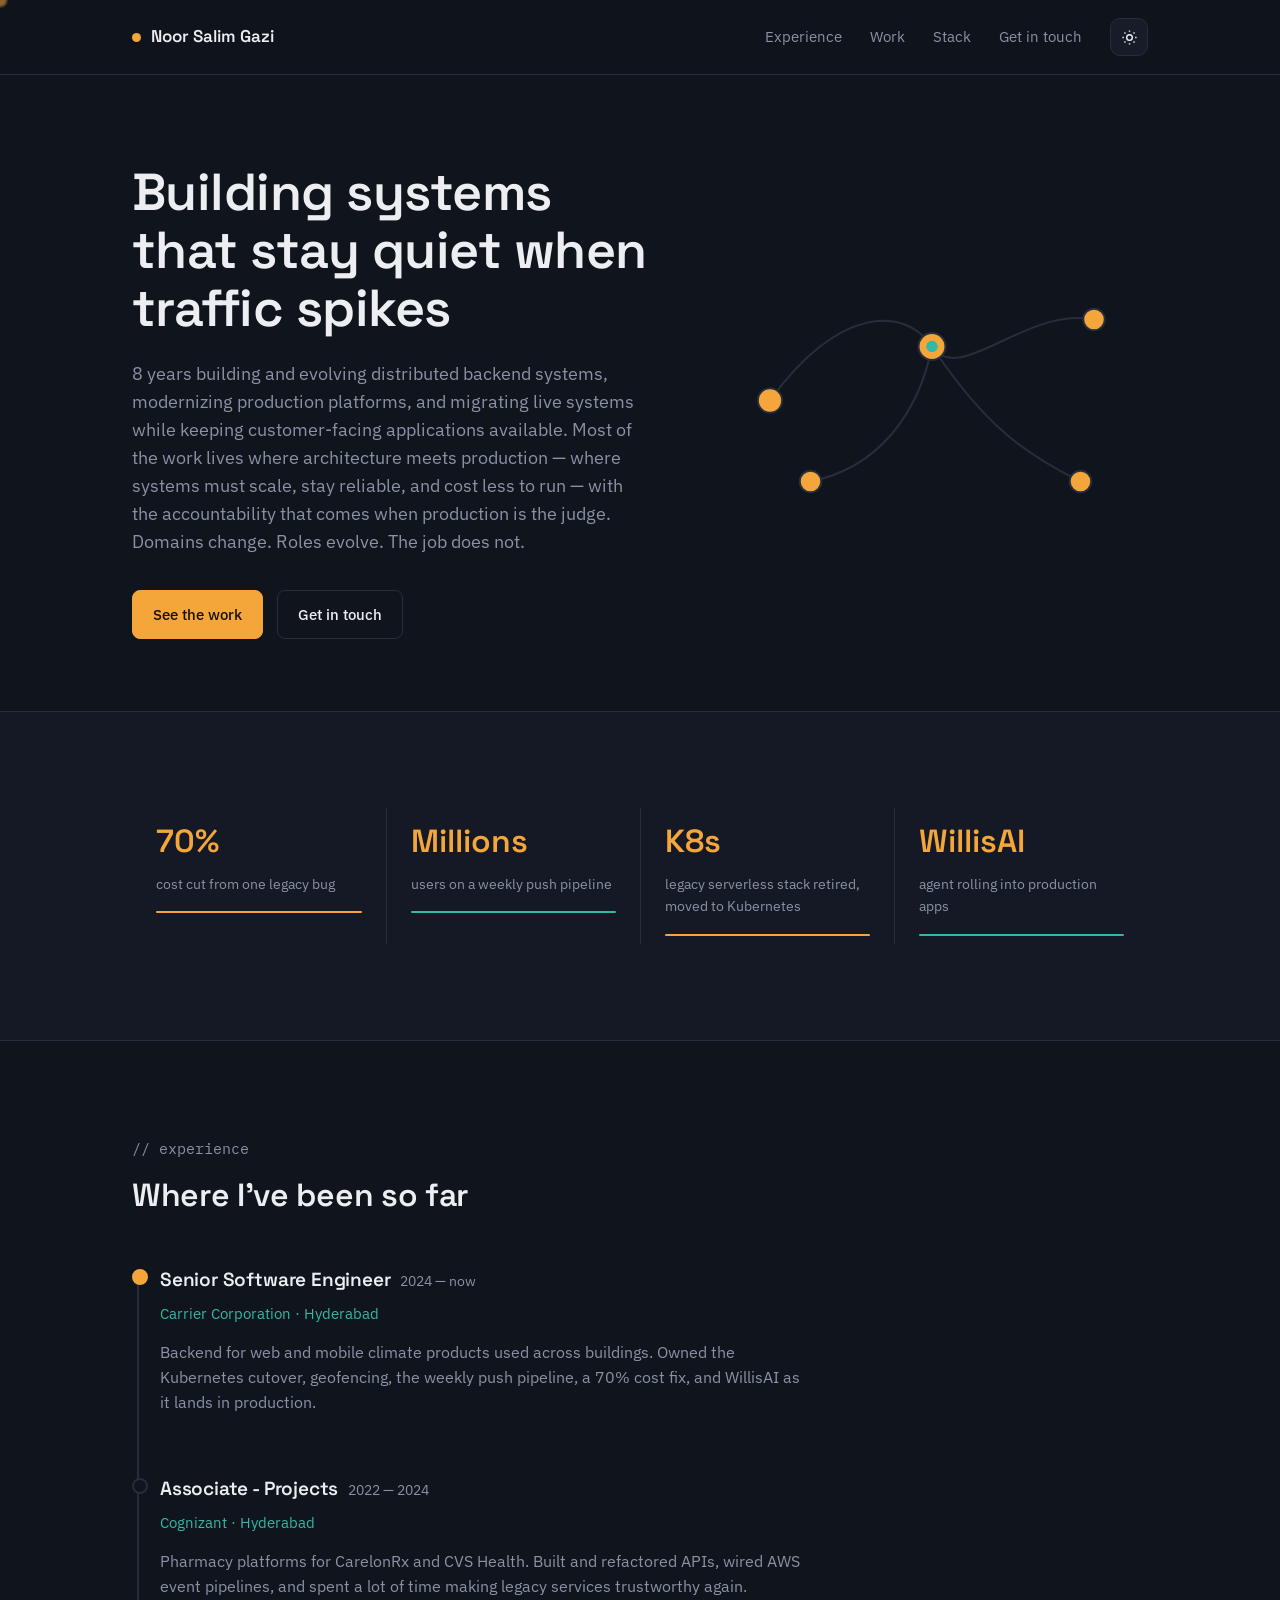
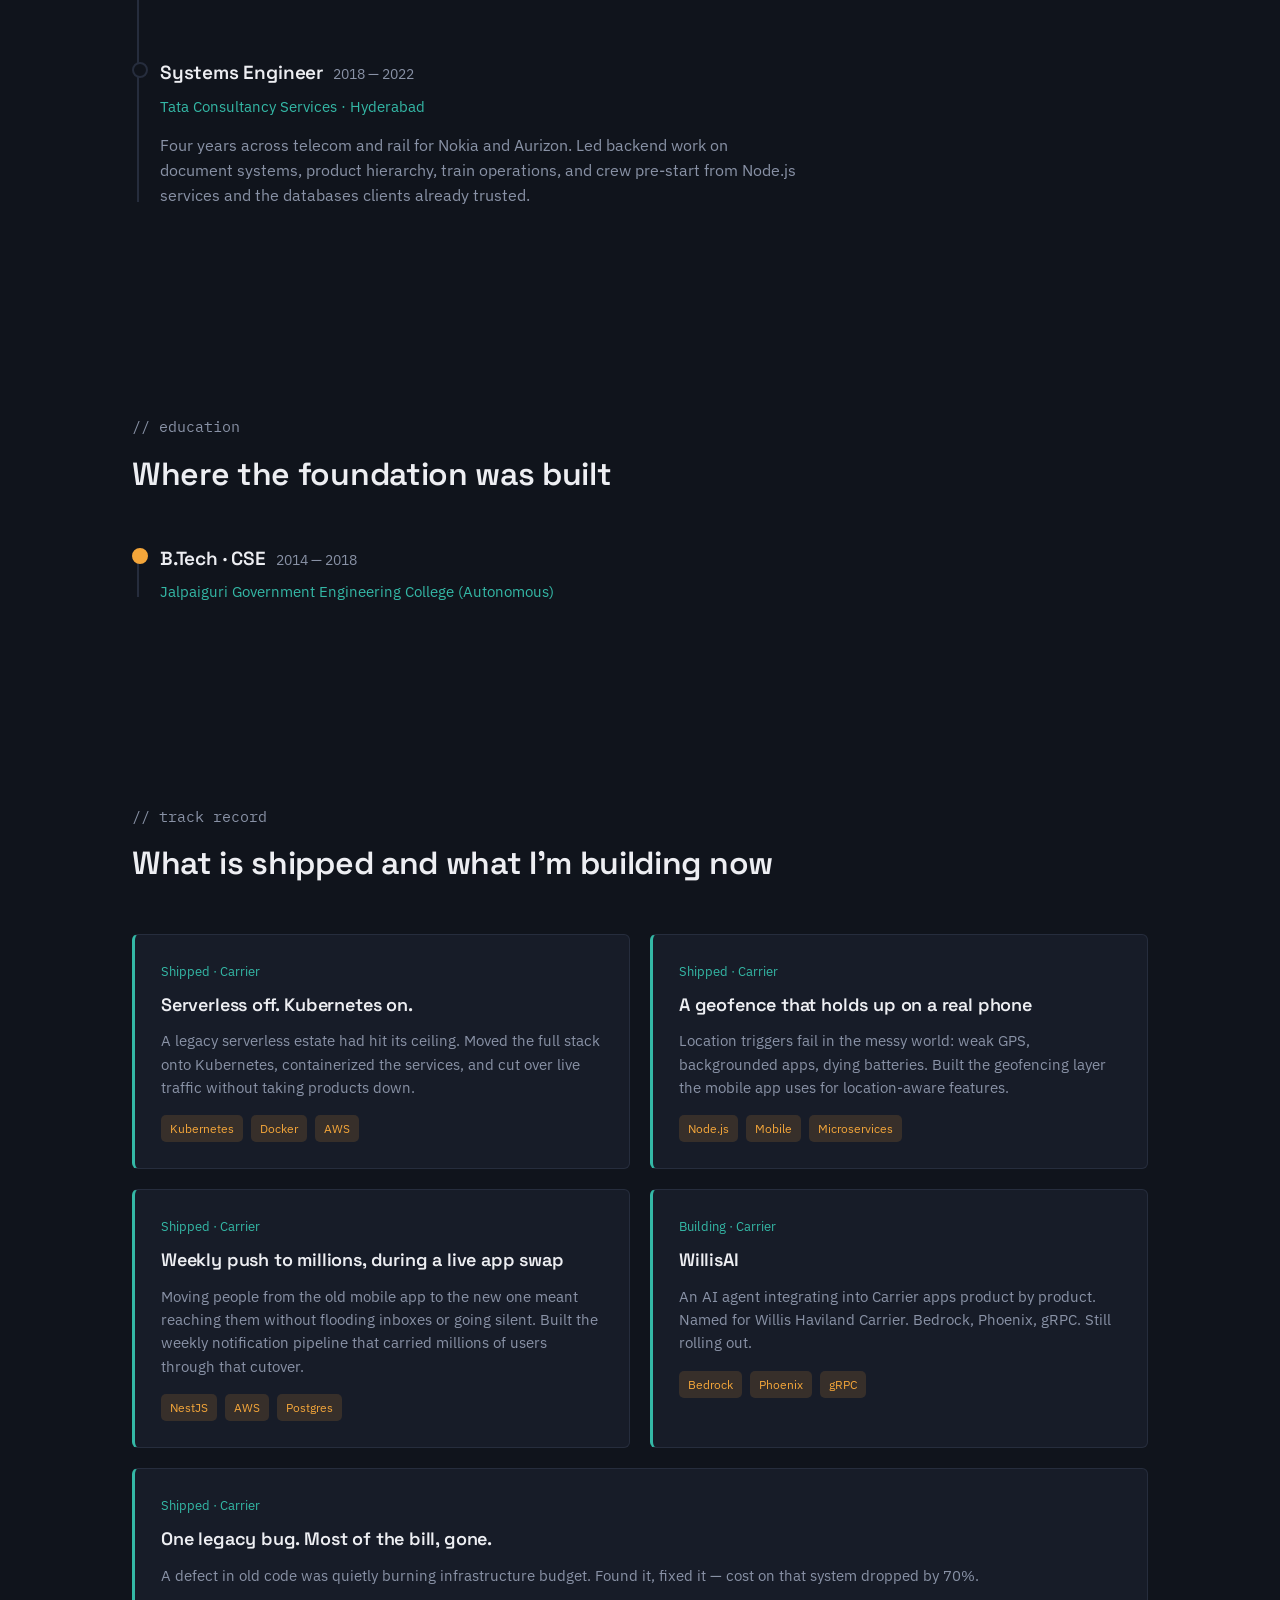
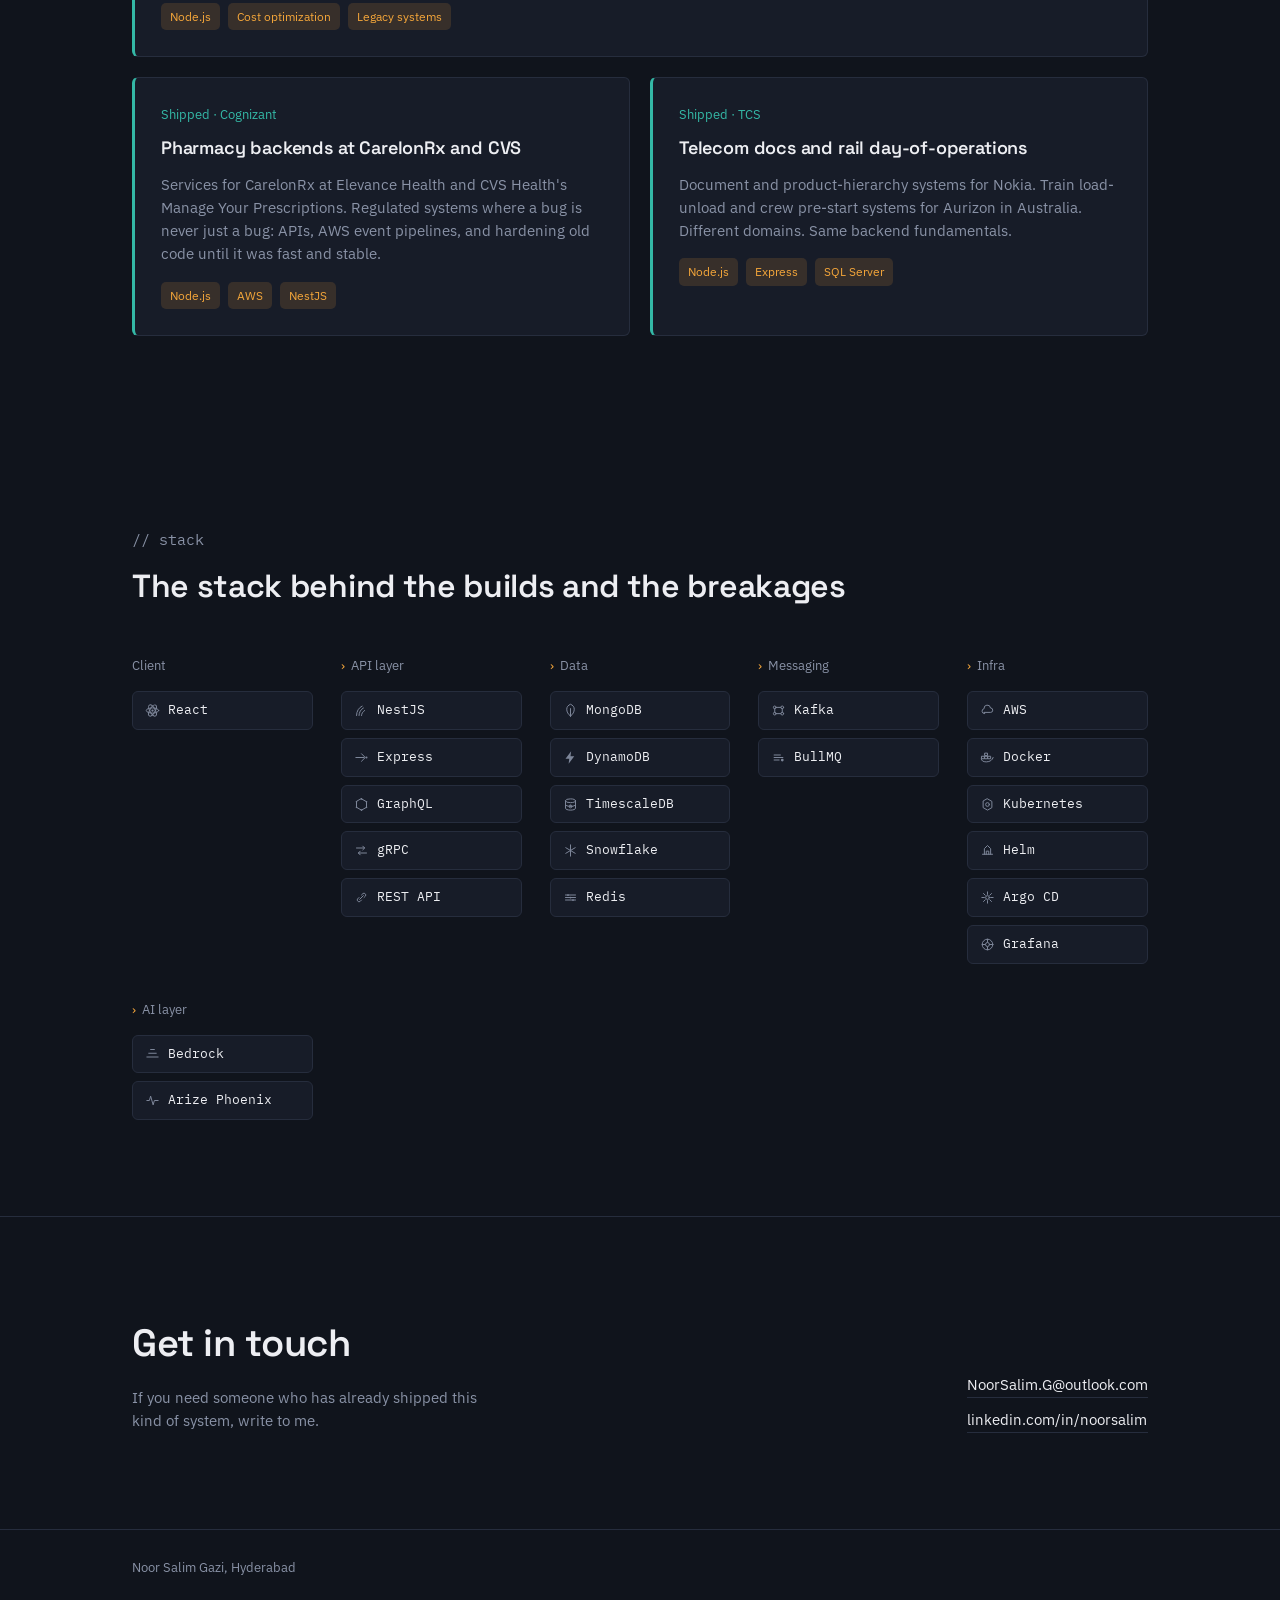
<file: v1/index.html>
<!doctype html>
<html lang="en" data-theme="dark">
  <head>
    <meta charset="UTF-8" />
    <meta name="viewport" content="width=device-width, initial-scale=1.0" />
    <title>Noor Salim - Senior Software Engineer</title>
    <link rel="preconnect" href="https://fonts.googleapis.com" />
    <link rel="preconnect" href="https://fonts.gstatic.com" crossorigin />
    <link
      href="https://fonts.googleapis.com/css2?family=Space+Grotesk:wght@400;500;600;700&family=IBM+Plex+Sans:wght@400;500;600&family=IBM+Plex+Mono:wght@400;500&display=swap"
      rel="stylesheet"
    />
    <style>
      :root[data-theme="dark"] {
        --bg: #10141c;
        --bg-alt: #141925;
        --surface: #171c28;
        --border: #262d3d;
        --text: #edeef2;
        --text-muted: #8992a6;
        --accent: #f4a63a;
        --accent-soft: rgba(244, 166, 58, 0.14);
        --accent2: #34b8a6;
        --accent2-soft: rgba(52, 184, 166, 0.14);
        --shadow: 0 1px 0 rgba(255, 255, 255, 0.03) inset;
      }
      :root[data-theme="light"] {
        --bg: #f2f3f6;
        --bg-alt: #ffffff;
        --surface: #ffffff;
        --border: #dee1e8;
        --text: #12141c;
        --text-muted: #5a6178;
        --accent: #d97f14;
        --accent-soft: rgba(217, 127, 20, 0.12);
        --accent2: #188a7b;
        --accent2-soft: rgba(24, 138, 123, 0.12);
        --shadow: 0 1px 0 rgba(0, 0, 0, 0.02) inset;
      }
      * {
        box-sizing: border-box;
      }
      html {
        scroll-behavior: smooth;
      }
      body {
        margin: 0;
        background: var(--bg);
        color: var(--text);
        font-family: "IBM Plex Sans", sans-serif;
        font-size: 16px;
        line-height: 1.6;
        transition:
          background 0.35s ease,
          color 0.35s ease;
      }
      h1,
      h2,
      h3 {
        font-family: "Space Grotesk", sans-serif;
        margin: 0;
        letter-spacing: -0.01em;
      }
      .mono {
        font-family: "IBM Plex Mono", monospace;
      }
      a {
        color: inherit;
      }
      .wrap {
        max-width: 1080px;
        margin: 0 auto;
        padding: 0 32px;
      }
      section {
        padding: 96px 0;
      }
      @media (max-width: 640px) {
        section {
          padding: 64px 0;
        }
        .wrap {
          padding: 0 20px;
        }
      }

      /* cursor trail — desktop / hover-capable only, respects reduced motion */
      #trail {
        position: fixed;
        width: 14px;
        height: 14px;
        border-radius: 50%;
        background: var(--accent);
        opacity: 0.55;
        pointer-events: none;
        z-index: 999;
        transform: translate(-50%, -50%);
        filter: blur(1px);
        transition: background 0.35s ease;
      }
      @media (hover: none) {
        #trail {
          display: none;
        }
      }

      /* header */
      header {
        position: sticky;
        top: 0;
        z-index: 50;
        backdrop-filter: blur(8px);
        background: color-mix(in srgb, var(--bg) 82%, transparent);
        border-bottom: 1px solid var(--border);
      }
      header .wrap {
        display: flex;
        align-items: center;
        justify-content: space-between;
        padding-top: 18px;
        padding-bottom: 18px;
      }
      .brand {
        display: flex;
        align-items: center;
        gap: 10px;
        font-family: "Space Grotesk", sans-serif;
        font-weight: 600;
        font-size: 17px;
      }
      .brand .dot {
        width: 9px;
        height: 9px;
        border-radius: 50%;
        background: var(--accent);
      }
      nav {
        display: flex;
        align-items: center;
        gap: 28px;
      }
      nav a {
        text-decoration: none;
        color: var(--text-muted);
        font-size: 14.5px;
      }
      nav a:hover {
        color: var(--text);
      }
      @media (max-width: 640px) {
        nav a {
          display: none;
        }
        nav {
          gap: 12px;
        }
      }
      #themeToggle {
        width: 38px;
        height: 38px;
        border-radius: 10px;
        border: 1px solid var(--border);
        background: var(--surface);
        color: var(--text);
        cursor: pointer;
        display: flex;
        align-items: center;
        justify-content: center;
      }
      #themeToggle svg {
        width: 17px;
        height: 17px;
      }

      /* hero */
      .hero {
        padding-top: 88px;
        padding-bottom: 72px;
      }
      .hero-grid {
        display: grid;
        grid-template-columns: 1.1fr 0.9fr;
        gap: 56px;
        align-items: center;
      }
      @media (max-width: 860px) {
        .hero-grid {
          grid-template-columns: 1fr;
        }
      }
      .hero h1 {
        font-size: clamp(34px, 5vw, 52px);
        font-weight: 600;
        line-height: 1.12;
      }
      .hero p.lede {
        color: var(--text-muted);
        font-size: 17.5px;
        max-width: 46ch;
        margin-top: 22px;
      }
      .hero .ctas {
        display: flex;
        gap: 14px;
        margin-top: 34px;
      }
      .btn {
        font-family: "IBM Plex Sans", sans-serif;
        font-size: 14.5px;
        font-weight: 500;
        padding: 12px 20px;
        border-radius: 8px;
        text-decoration: none;
        display: inline-block;
        border: 1px solid var(--border);
        transition:
          transform 0.15s ease,
          border-color 0.15s ease;
      }
      .btn.primary {
        background: var(--accent);
        border-color: var(--accent);
        color: #181103;
      }
      .btn.ghost {
        background: transparent;
        color: var(--text);
      }
      .btn:hover {
        transform: translateY(-1px);
      }

      /* hero signal graphic */
      .signal-box {
        position: relative;
      }
      .signal-box svg {
        width: 100%;
        height: auto;
        display: block;
      }
      .node {
        fill: var(--surface);
        stroke: var(--border);
        stroke-width: 1.5;
      }
      .node.on {
        fill: var(--accent);
      }
      .node2.on {
        fill: var(--accent2);
      }
      .link {
        stroke: var(--border);
        stroke-width: 1.5;
        fill: none;
      }
      .pulse {
        fill: var(--accent2);
      }
      @media (prefers-reduced-motion: no-preference) {
        .node.seq {
          animation: lightUp 0.6s ease forwards;
        }
      }
      @keyframes lightUp {
        from {
          fill: var(--surface);
        }
        to {
          fill: var(--accent);
        }
      }

      /* impact strip */
      .impact {
        border-top: 1px solid var(--border);
        border-bottom: 1px solid var(--border);
        background: var(--bg-alt);
      }
      .impact-grid {
        display: grid;
        grid-template-columns: repeat(4, 1fr);
        gap: 0;
      }
      @media (max-width: 760px) {
        .impact-grid {
          grid-template-columns: 1fr 1fr;
        }
      }
      .impact-item {
        padding: 8px 24px;
        border-left: 1px solid var(--border);
      }
      .impact-item:first-child {
        border-left: none;
      }
      @media (max-width: 760px) {
        .impact-item {
          border-left: none;
          border-top: 1px solid var(--border);
          padding-top: 24px;
        }
        .impact-item:nth-child(odd) {
          padding-left: 0;
        }
      }
      .impact-item .num {
        font-family: "Space Grotesk", sans-serif;
        font-size: 32px;
        font-weight: 600;
        color: var(--accent);
      }
      .impact-item .lbl {
        color: var(--text-muted);
        font-size: 14px;
        margin-top: 6px;
      }
      .impact-item .meter {
        height: 2px;
        background: var(--border);
        margin-top: 16px;
        border-radius: 2px;
        overflow: hidden;
      }
      .impact-item .meter span {
        display: block;
        height: 100%;
        width: 0%;
        background: var(--accent);
        transition: width 1.1s cubic-bezier(0.16, 0.8, 0.24, 1);
      }
      .impact-item:nth-child(even) .meter span {
        background: var(--accent2);
      }
      .impact.in-view .meter span {
        width: 100%;
      }
      @media (prefers-reduced-motion: reduce) {
        .impact-item .meter span {
          transition: none;
          width: 100%;
        }
      }

      /* section headings */
      .kicker {
        color: var(--text-muted);
        font-size: 14.5px;
        margin-bottom: 10px;
      }
      .section-head {
        margin-bottom: 44px;
      }
      .section-head h2 {
        font-size: clamp(24px, 3.2vw, 32px);
        font-weight: 600;
      }

      /* experience — signal-line timeline (legit sequence) */
      .timeline {
        position: relative;
        padding-left: 28px;
      }
      .timeline::before {
        content: "";
        position: absolute;
        left: 5px;
        top: 6px;
        bottom: 6px;
        width: 2px;
        background: var(--border);
      }
      .timeline::after {
        content: "";
        position: absolute;
        left: 5px;
        top: 6px;
        width: 2px;
        height: var(--tl-progress, 0%);
        background: var(--accent2);
        transition: height 0.15s linear;
      }
      .tl-item {
        position: relative;
        padding-bottom: 44px;
      }
      .tl-item:last-child {
        padding-bottom: 0;
      }
      .tl-item::before {
        content: "";
        position: absolute;
        left: -28px;
        top: 4px;
        width: 12px;
        height: 12px;
        border-radius: 50%;
        background: var(--bg);
        border: 2px solid var(--border);
        transition:
          border-color 0.4s ease,
          background 0.4s ease;
      }
      .tl-item.current::before {
        background: var(--accent);
        border-color: var(--accent);
      }
      .tl-item.lit::before {
        border-color: var(--accent2);
      }
      @media (prefers-reduced-motion: reduce) {
        .timeline::after {
          transition: none;
        }
        .tl-item::before {
          transition: none;
        }
      }
      .tl-role {
        display: flex;
        flex-wrap: wrap;
        align-items: baseline;
        gap: 10px;
        margin-bottom: 6px;
      }
      .tl-role h3 {
        font-size: 19px;
        font-weight: 600;
      }
      .tl-period {
        font-size: 13.5px;
        color: var(--text-muted);
      }
      .tl-org {
        color: var(--accent2);
        font-size: 14.5px;
        margin-bottom: 10px;
      }
      .tl-desc {
        color: var(--text-muted);
        max-width: 64ch;
        font-size: 15.5px;
      }

      /* work grid */
      .work-grid {
        display: grid;
        grid-template-columns: repeat(2, 1fr);
        gap: 20px;
      }
      @media (max-width: 760px) {
        .work-grid {
          grid-template-columns: 1fr;
        }
      }
      .card {
        background: var(--surface);
        border: 1px solid var(--border);
        border-left: 3px solid var(--accent2);
        border-radius: 6px;
        padding: 26px;
        position: relative;
        overflow: hidden;
      }
      .card .status {
        font-size: 12.5px;
        color: var(--accent2);
        margin-bottom: 10px;
      }
      .card h3 {
        font-size: 18px;
        font-weight: 600;
        margin-bottom: 10px;
      }
      .card p {
        color: var(--text-muted);
        font-size: 14.5px;
        margin: 0 0 16px;
      }
      .tags {
        display: flex;
        flex-wrap: wrap;
        gap: 8px;
      }
      .tag {
        font-size: 12px;
        padding: 4px 9px;
        border-radius: 5px;
        background: var(--accent-soft);
        color: var(--accent);
      }
      .ping {
        position: absolute;
        right: 22px;
        top: 22px;
        width: 8px;
        height: 8px;
        border-radius: 50%;
        background: var(--accent2);
        opacity: 0;
      }
      .card:hover .ping {
        animation: ping 0.9s ease;
      }
      .card.wide {
        grid-column: 1 / -1;
      }
      @keyframes ping {
        0% {
          opacity: 0;
          transform: scale(1);
        }
        30% {
          opacity: 1;
        }
        100% {
          opacity: 0;
          transform: scale(3.2);
        }
      }

      /* stack — pipeline groups */
      .pipeline {
        display: grid;
        grid-template-columns: repeat(auto-fit, minmax(160px, 1fr));
        gap: 36px 28px;
      }
      .pipe-stage {
        position: relative;
      }
      .pipe-stage .stage-lbl {
        font-size: 13px;
        color: var(--text-muted);
        margin-bottom: 14px;
      }
      .pipe-stage .stage-lbl::before {
        content: "›";
        color: var(--accent);
        margin-right: 6px;
      }
      .pipe-stage:first-child .stage-lbl::before {
        content: "";
        margin-right: 0;
      }
      .pipe-stage .chips {
        display: flex;
        flex-direction: column;
        gap: 8px;
      }
      .chip {
        font-family: "IBM Plex Mono", monospace;
        font-size: 13px;
        padding: 8px 12px;
        border-radius: 6px;
        background: var(--surface);
        border: 1px solid var(--border);
        display: flex;
        align-items: center;
        gap: 8px;
      }
      .tico {
        width: 15px;
        height: 15px;
        flex: none;
        fill: none;
        stroke: currentColor;
        stroke-width: 1.6;
        stroke-linecap: round;
        stroke-linejoin: round;
        color: var(--text-muted);
        opacity: 0.9;
      }
      .tico-fill {
        fill: currentColor;
        stroke: none;
      }

      /* contact */
      .contact {
        border-top: 1px solid var(--border);
      }
      .contact-grid {
        display: flex;
        justify-content: space-between;
        align-items: flex-end;
        flex-wrap: wrap;
        gap: 24px;
      }
      .contact h2 {
        font-size: clamp(26px, 4vw, 38px);
        max-width: 16ch;
        font-weight: 600;
        margin: 0 0 0.75rem;
      }
      .contact-copy {
        margin: 0;
        max-width: 42ch;
        color: var(--text-muted);
        font-size: 15px;
        line-height: 1.55;
      }
      .contact-links {
        display: flex;
        flex-direction: column;
        gap: 10px;
        font-size: 15px;
      }
      .contact-links a {
        text-decoration: none;
        border-bottom: 1px solid var(--border);
      }
      footer {
        padding: 28px 0;
        border-top: 1px solid var(--border);
        color: var(--text-muted);
        font-size: 13px;
      }
    </style>
  </head>
  <body>
    <div id="trail"></div>

    <header>
      <div class="wrap">
        <div class="brand"><span class="dot"></span>Noor Salim Gazi</div>
        <nav>
          <a href="#experience">Experience</a>
          <a href="#work">Work</a>
          <a href="#stack">Stack</a>
          <a href="#contact">Get in touch</a>
          <button id="themeToggle" aria-label="Toggle color theme">
            <svg
              id="iconSun"
              viewBox="0 0 24 24"
              fill="none"
              stroke="currentColor"
              stroke-width="2"
            >
              <circle cx="12" cy="12" r="4" />
              <path
                d="M12 2v2M12 20v2M4.9 4.9l1.4 1.4M17.7 17.7l1.4 1.4M2 12h2M20 12h2M4.9 19.1l1.4-1.4M17.7 6.3l1.4-1.4"
              />
            </svg>
          </button>
        </nav>
      </div>
    </header>

    <main>
      <section class="hero">
        <div class="wrap hero-grid">
          <div>
            <h1>Building systems that stay quiet when traffic spikes</h1>
            <p class="lede">
              <span class="exp-years">8</span> years building and evolving
              distributed backend systems, modernizing production platforms, and
              migrating live systems while keeping customer-facing applications
              available. Most of the work lives where architecture meets
              production — where systems must scale, stay reliable, and cost
              less to run — with the accountability that comes when production
              is the judge. Domains change. Roles evolve. The job does not.
            </p>
            <div class="ctas">
              <a class="btn primary" href="#work">See the work</a>
              <a class="btn ghost" href="#contact">Get in touch</a>
            </div>
          </div>
          <div class="signal-box">
            <svg viewBox="0 0 320 260" xmlns="http://www.w3.org/2000/svg">
              <path class="link" d="M40 130 C 90 60, 140 60, 160 90" />
              <path class="link" d="M160 90 C 180 120, 230 60, 280 70" />
              <path class="link" d="M160 90 C 150 140, 120 180, 70 190" />
              <path class="link" d="M160 90 C 200 150, 230 170, 270 190" />
              <circle
                class="node seq"
                cx="40"
                cy="130"
                r="9"
                style="animation-delay: 0.1s"
              />
              <circle
                class="node seq"
                cx="160"
                cy="90"
                r="10"
                style="animation-delay: 0.5s"
              />
              <circle
                class="node seq node2"
                cx="280"
                cy="70"
                r="8"
                style="animation-delay: 0.9s"
              />
              <circle
                class="node seq"
                cx="70"
                cy="190"
                r="8"
                style="animation-delay: 1.1s"
              />
              <circle
                class="node seq node2"
                cx="270"
                cy="190"
                r="8"
                style="animation-delay: 1.3s"
              />
              <circle class="pulse" r="4">
                <animateMotion
                  dur="7s"
                  repeatCount="indefinite"
                  calcMode="linear"
                  keyTimes="0;0.25;1"
                  keyPoints="0;1;1"
                  path="M40 130 C 90 60, 140 60, 160 90"
                />
              </circle>
              <circle class="pulse" r="4">
                <animateMotion
                  dur="7s"
                  repeatCount="indefinite"
                  calcMode="linear"
                  keyTimes="0;0.25;0.65;1"
                  keyPoints="0;0;1;1"
                  path="M160 90 C 180 120, 230 60, 280 70"
                />
              </circle>
              <circle class="pulse" r="4">
                <animateMotion
                  dur="7s"
                  repeatCount="indefinite"
                  calcMode="linear"
                  keyTimes="0;0.25;0.65;1"
                  keyPoints="0;0;1;1"
                  path="M160 90 C 150 140, 120 180, 70 190"
                />
              </circle>
              <circle class="pulse" r="4">
                <animateMotion
                  dur="7s"
                  repeatCount="indefinite"
                  calcMode="linear"
                  keyTimes="0;0.25;0.65;1"
                  keyPoints="0;0;1;1"
                  path="M160 90 C 200 150, 230 170, 270 190"
                />
              </circle>
            </svg>
          </div>
        </div>
      </section>

      <section class="impact">
        <div class="wrap impact-grid">
          <div class="impact-item">
            <div class="num">70%</div>
            <div class="lbl">cost cut from one legacy bug</div>
            <div class="meter"><span></span></div>
          </div>
          <div class="impact-item">
            <div class="num">Millions</div>
            <div class="lbl">users on a weekly push pipeline</div>
            <div class="meter"><span></span></div>
          </div>
          <div class="impact-item">
            <div class="num">K8s</div>
            <div class="lbl">
              legacy serverless stack retired, moved to Kubernetes
            </div>
            <div class="meter"><span></span></div>
          </div>
          <div class="impact-item">
            <div class="num">WillisAI</div>
            <div class="lbl">agent rolling into production apps</div>
            <div class="meter"><span></span></div>
          </div>
        </div>
      </section>

      <section id="experience">
        <div class="wrap">
          <div class="section-head">
            <div class="kicker mono">// experience</div>
            <h2>Where I've been so far</h2>
          </div>
          <div class="timeline">
            <div class="tl-item current">
              <div class="tl-role">
                <h3>Senior Software Engineer</h3>
                <span class="tl-period">2024 — now</span>
              </div>
              <div class="tl-org">Carrier Corporation · Hyderabad</div>
              <p class="tl-desc">
                Backend for web and mobile climate products used across
                buildings. Owned the Kubernetes cutover, geofencing, the weekly
                push pipeline, a 70% cost fix, and WillisAI as it lands in
                production.
              </p>
            </div>
            <div class="tl-item">
              <div class="tl-role">
                <h3>Associate - Projects</h3>
                <span class="tl-period">2022 — 2024</span>
              </div>
              <div class="tl-org">Cognizant · Hyderabad</div>
              <p class="tl-desc">
                Pharmacy platforms for CarelonRx and CVS Health. Built and
                refactored APIs, wired AWS event pipelines, and spent a lot of
                time making legacy services trustworthy again.
              </p>
            </div>
            <div class="tl-item">
              <div class="tl-role">
                <h3>Systems Engineer</h3>
                <span class="tl-period">2018 — 2022</span>
              </div>
              <div class="tl-org">Tata Consultancy Services · Hyderabad</div>
              <p class="tl-desc">
                Four years across telecom and rail for Nokia and Aurizon. Led
                backend work on document systems, product hierarchy, train
                operations, and crew pre-start from Node.js services and the
                databases clients already trusted.
              </p>
            </div>
          </div>
        </div>
      </section>

      <section id="education">
        <div class="wrap">
          <div class="section-head">
            <div class="kicker mono">// education</div>
            <h2>Where the foundation was built</h2>
          </div>
          <div class="timeline">
            <div class="tl-item current">
              <div class="tl-role">
                <h3>B.Tech · CSE</h3>
                <span class="tl-period">2014 — 2018</span>
              </div>
              <div class="tl-org">
                Jalpaiguri Government Engineering College (Autonomous)
              </div>
            </div>
          </div>
        </div>
      </section>

      <section id="work">
        <div class="wrap">
          <div class="section-head">
            <div class="kicker mono">// track record</div>
            <h2>What is shipped and what I'm building now</h2>
          </div>
          <div class="work-grid">
            <div class="card">
              <span class="ping"></span>
              <div class="status">Shipped · Carrier</div>
              <h3>Serverless off. Kubernetes on.</h3>
              <p>
                A legacy serverless estate had hit its ceiling. Moved the full
                stack onto Kubernetes, containerized the services, and cut over
                live traffic without taking products down.
              </p>
              <div class="tags">
                <span class="tag">Kubernetes</span
                ><span class="tag">Docker</span><span class="tag">AWS</span>
              </div>
            </div>
            <div class="card">
              <span class="ping"></span>
              <div class="status">Shipped · Carrier</div>
              <h3>A geofence that holds up on a real phone</h3>
              <p>
                Location triggers fail in the messy world: weak GPS,
                backgrounded apps, dying batteries. Built the geofencing layer
                the mobile app uses for location-aware features.
              </p>
              <div class="tags">
                <span class="tag">Node.js</span><span class="tag">Mobile</span
                ><span class="tag">Microservices</span>
              </div>
            </div>
            <div class="card">
              <span class="ping"></span>
              <div class="status">Shipped · Carrier</div>
              <h3>Weekly push to millions, during a live app swap</h3>
              <p>
                Moving people from the old mobile app to the new one meant
                reaching them without flooding inboxes or going silent. Built
                the weekly notification pipeline that carried millions of users
                through that cutover.
              </p>
              <div class="tags">
                <span class="tag">NestJS</span><span class="tag">AWS</span
                ><span class="tag">Postgres</span>
              </div>
            </div>
            <div class="card">
              <span class="ping"></span>
              <div class="status">Building · Carrier</div>
              <h3>WillisAI</h3>
              <p>
                An AI agent integrating into Carrier apps product by product.
                Named for Willis Haviland Carrier. Bedrock, Phoenix, gRPC. Still
                rolling out.
              </p>
              <div class="tags">
                <span class="tag">Bedrock</span><span class="tag">Phoenix</span
                ><span class="tag">gRPC</span>
              </div>
            </div>
            <div class="card wide">
              <span class="ping"></span>
              <div class="status">Shipped · Carrier</div>
              <h3>One legacy bug. Most of the bill, gone.</h3>
              <p>
                A defect in old code was quietly burning infrastructure budget.
                Found it, fixed it — cost on that system dropped by 70%.
              </p>
              <div class="tags">
                <span class="tag">Node.js</span
                ><span class="tag">Cost optimization</span
                ><span class="tag">Legacy systems</span>
              </div>
            </div>
            <div class="card">
              <span class="ping"></span>
              <div class="status">Shipped · Cognizant</div>
              <h3>Pharmacy backends at CarelonRx and CVS</h3>
              <p>
                Services for CarelonRx at Elevance Health and CVS Health's
                Manage Your Prescriptions. Regulated systems where a bug is
                never just a bug: APIs, AWS event pipelines, and hardening old
                code until it was fast and stable.
              </p>
              <div class="tags">
                <span class="tag">Node.js</span><span class="tag">AWS</span
                ><span class="tag">NestJS</span>
              </div>
            </div>
            <div class="card">
              <span class="ping"></span>
              <div class="status">Shipped · TCS</div>
              <h3>Telecom docs and rail day-of-operations</h3>
              <p>
                Document and product-hierarchy systems for Nokia. Train
                load-unload and crew pre-start systems for Aurizon in Australia.
                Different domains. Same backend fundamentals.
              </p>
              <div class="tags">
                <span class="tag">Node.js</span><span class="tag">Express</span
                ><span class="tag">SQL Server</span>
              </div>
            </div>
          </div>
        </div>
      </section>

      <section id="stack">
        <div class="wrap">
          <div class="section-head">
            <div class="kicker mono">// stack</div>
            <h2>The stack behind the builds and the breakages</h2>
          </div>
          <div class="pipeline">
            <div class="pipe-stage">
              <div class="stage-lbl">Client</div>
              <div class="chips">
                <span class="chip"
                  ><svg class="tico" viewBox="0 0 24 24">
                    <circle
                      cx="12"
                      cy="12"
                      r="1.8"
                      fill="currentColor"
                      stroke="none"
                    />
                    <ellipse cx="12" cy="12" rx="10" ry="4.2" />
                    <ellipse
                      cx="12"
                      cy="12"
                      rx="10"
                      ry="4.2"
                      transform="rotate(60 12 12)"
                    />
                    <ellipse
                      cx="12"
                      cy="12"
                      rx="10"
                      ry="4.2"
                      transform="rotate(120 12 12)"
                    /></svg
                  >React</span
                >
              </div>
            </div>
            <div class="pipe-stage">
              <div class="stage-lbl">API layer</div>
              <div class="chips">
                <span class="chip"
                  ><svg class="tico" viewBox="0 0 24 24">
                    <path d="M4 20c0-7 4-13 9-15" />
                    <path d="M8 20c0-5 3-10 7-12" />
                    <path d="M12 20c0-3 2-6 5-8" /></svg
                  >NestJS</span
                >
                <span class="chip"
                  ><svg class="tico" viewBox="0 0 24 24">
                    <path d="M3 12h13" />
                    <path d="M12 6l6 6-6 6" />
                    <circle
                      cx="20"
                      cy="12"
                      r="1.6"
                      fill="currentColor"
                      stroke="none"
                    /></svg
                  >Express</span
                >
                <span class="chip"
                  ><svg class="tico" viewBox="0 0 24 24">
                    <polygon points="12,3 20,7.5 20,16.5 12,21 4,16.5 4,7.5" />
                    <circle
                      cx="12"
                      cy="3"
                      r="1.3"
                      fill="currentColor"
                      stroke="none"
                    />
                    <circle
                      cx="20"
                      cy="7.5"
                      r="1.3"
                      fill="currentColor"
                      stroke="none"
                    />
                    <circle
                      cx="20"
                      cy="16.5"
                      r="1.3"
                      fill="currentColor"
                      stroke="none"
                    />
                    <circle
                      cx="12"
                      cy="21"
                      r="1.3"
                      fill="currentColor"
                      stroke="none"
                    />
                    <circle
                      cx="4"
                      cy="16.5"
                      r="1.3"
                      fill="currentColor"
                      stroke="none"
                    />
                    <circle
                      cx="4"
                      cy="7.5"
                      r="1.3"
                      fill="currentColor"
                      stroke="none"
                    /></svg
                  >GraphQL</span
                >
                <span class="chip"
                  ><svg class="tico" viewBox="0 0 24 24">
                    <path d="M4 8h13" />
                    <path d="M14 5l3 3-3 3" />
                    <path d="M20 16H7" />
                    <path d="M10 13l-3 3 3 3" /></svg
                  >gRPC</span
                >
                <span class="chip"
                  ><svg class="tico" viewBox="0 0 24 24">
                    <path d="M9 15l6-6" />
                    <path d="M8 12L5.5 14.5a3 3 0 004 4L12 16" />
                    <path d="M16 12l2.5-2.5a3 3 0 00-4-4L12 8" /></svg
                  >REST API</span
                >
              </div>
            </div>
            <div class="pipe-stage">
              <div class="stage-lbl">Data</div>
              <div class="chips">
                <span class="chip"
                  ><svg class="tico" viewBox="0 0 24 24">
                    <path
                      d="M12 21c-4-3-6-7-6-11 0-4 2.5-6.5 6-8 3.5 1.5 6 4 6 8 0 4-2 8-6 11z"
                    />
                    <path d="M12 21V9" /></svg
                  >MongoDB</span
                >
                <span class="chip"
                  ><svg class="tico tico-fill" viewBox="0 0 24 24">
                    <path d="M13 2L4 14h6l-1 8 9-12h-6l1-8z" /></svg
                  >DynamoDB</span
                >
                <span class="chip"
                  ><svg class="tico" viewBox="0 0 24 24">
                    <ellipse cx="12" cy="6" rx="8" ry="3" />
                    <path d="M4 6v6c0 1.7 3.6 3 8 3s8-1.3 8-3V6" />
                    <path d="M4 12v6c0 1.7 3.6 3 8 3s8-1.3 8-3v-6" />
                    <circle cx="12" cy="15" r="2.3" />
                    <path d="M12 13.9v1.1l.8.6" /></svg
                  >TimescaleDB</span
                >
                <span class="chip"
                  ><svg class="tico" viewBox="0 0 24 24">
                    <path d="M12 3v18M4.5 7.5l15 9M19.5 7.5l-15 9" /></svg
                  >Snowflake</span
                >
                <span class="chip"
                  ><svg class="tico" viewBox="0 0 24 24">
                    <path d="M4 8h16" />
                    <path d="M4 12h16" />
                    <path d="M4 16h16" />
                    <circle
                      cx="8"
                      cy="8"
                      r="1.4"
                      fill="currentColor"
                      stroke="none"
                    />
                    <circle
                      cx="12"
                      cy="12"
                      r="1.4"
                      fill="currentColor"
                      stroke="none"
                    />
                    <circle
                      cx="16"
                      cy="16"
                      r="1.4"
                      fill="currentColor"
                      stroke="none"
                    /></svg
                  >Redis</span
                >
              </div>
            </div>
            <div class="pipe-stage">
              <div class="stage-lbl">Messaging</div>
              <div class="chips">
                <span class="chip"
                  ><svg class="tico" viewBox="0 0 24 24">
                    <circle cx="6" cy="7" r="2.2" />
                    <circle cx="18" cy="7" r="2.2" />
                    <circle cx="6" cy="17" r="2.2" />
                    <circle cx="18" cy="17" r="2.2" />
                    <path d="M8.2 7h7.6M6 9.2v5.6M18 9.2v5.6M8.2 17h7.6" /></svg
                  >Kafka</span
                >
                <span class="chip"
                  ><svg class="tico" viewBox="0 0 24 24">
                    <path d="M5 8h10" />
                    <path d="M5 12h14" />
                    <path d="M5 16h8" />
                    <circle
                      cx="18"
                      cy="16"
                      r="2.2"
                      fill="currentColor"
                      stroke="none"
                    /></svg
                  >BullMQ</span
                >
              </div>
            </div>
            <div class="pipe-stage">
              <div class="stage-lbl">Infra</div>
              <div class="chips">
                <span class="chip"
                  ><svg class="tico" viewBox="0 0 24 24">
                    <path
                      d="M7 17a4 4 0 01-.5-7.9A5 5 0 0116.8 8 3.5 3.5 0 0117 15H7z"
                    /></svg
                  >AWS</span
                >
                <span class="chip"
                  ><svg class="tico" viewBox="0 0 24 24">
                    <rect x="3" y="10" width="4" height="4" />
                    <rect x="8" y="10" width="4" height="4" />
                    <rect x="13" y="10" width="4" height="4" />
                    <rect x="8" y="5" width="4" height="4" />
                    <path d="M2 14c0 3 3 5 8 5 6 0 10-3 11-7" /></svg
                  >Docker</span
                >
                <span class="chip"
                  ><svg class="tico" viewBox="0 0 24 24">
                    <polygon points="12,3 19,7 19,17 12,21 5,17 5,7" />
                    <circle cx="12" cy="12" r="3" /></svg
                  >Kubernetes</span
                >
                <span class="chip"
                  ><svg class="tico" viewBox="0 0 24 24">
                    <path d="M4 18h16" />
                    <path d="M7 18V9l5-5 5 5v9" />
                    <path d="M10 18v-5h4v5" /></svg
                  >Helm</span
                >
                <span class="chip"
                  ><svg class="tico" viewBox="0 0 24 24">
                    <circle cx="12" cy="12" r="3" />
                    <path d="M12 3v4M12 17v4M3 12h4M17 12h4" />
                    <path
                      d="M5.6 5.6l2.8 2.8M15.6 15.6l2.8 2.8M18.4 5.6l-2.8 2.8M8.4 15.6l-2.8 2.8"
                    /></svg
                  >Argo CD</span
                >
                <span class="chip"
                  ><svg class="tico" viewBox="0 0 24 24">
                    <circle cx="12" cy="12" r="8.5" />
                    <circle cx="12" cy="12" r="3.2" />
                    <path d="M12 3.5V8M12 16v4.5M3.5 12H8M16 12h4.5" /></svg
                  >Grafana</span
                >
              </div>
            </div>
            <div class="pipe-stage">
              <div class="stage-lbl">AI layer</div>
              <div class="chips">
                <span class="chip"
                  ><svg class="tico" viewBox="0 0 24 24">
                    <path d="M9 4h6" />
                    <path d="M6 10h12" />
                    <path d="M3 16h18" /></svg
                  >Bedrock</span
                >
                <span class="chip"
                  ><svg class="tico" viewBox="0 0 24 24">
                    <path d="M3 12h4l2-7 4 14 2-7h6" /></svg
                  >Arize Phoenix</span
                >
              </div>
            </div>
          </div>
        </div>
      </section>
    </main>

    <section class="contact" id="contact">
      <div class="wrap contact-grid">
        <div>
          <h2>Get in touch</h2>
          <p class="contact-copy">
            If you need someone who has already shipped this kind of system,
            write to me.
          </p>
        </div>
        <div class="contact-links">
          <a href="mailto:NoorSalim.G@outlook.com">NoorSalim.G@outlook.com</a>
          <a
            href="https://www.linkedin.com/in/noorsalim/"
            target="_blank"
            rel="noopener"
            >linkedin.com/in/noorsalim</a
          >
        </div>
      </div>
    </section>

    <footer>
      <div class="wrap">Noor Salim Gazi, Hyderabad</div>
    </footer>

    <script>
      // timeline signal — progress line grows and passed nodes light up while scrolling
      const timelineEl = document.querySelector(".timeline");
      if (timelineEl) {
        const tlItems = Array.from(timelineEl.querySelectorAll(".tl-item"));
        let ticking = false;
        function updateTimeline() {
          const rect = timelineEl.getBoundingClientRect();
          const total = rect.height;
          const ref = window.innerHeight * 0.6;
          let filled = ref - rect.top;
          filled = Math.max(0, Math.min(total, filled));
          const pct = total > 0 ? (filled / total) * 100 : 0;
          timelineEl.style.setProperty("--tl-progress", pct + "%");
          tlItems.forEach((item) => {
            if (item.classList.contains("current")) return;
            item.classList.toggle("lit", item.offsetTop <= filled);
          });
          ticking = false;
        }
        window.addEventListener(
          "scroll",
          () => {
            if (!ticking) {
              requestAnimationFrame(updateTimeline);
              ticking = true;
            }
          },
          { passive: true },
        );
        window.addEventListener("resize", updateTimeline);
        updateTimeline();
      }

      // impact meters — fill in once when the strip scrolls into view
      const impactSection = document.querySelector(".impact");
      if (impactSection) {
        const io = new IntersectionObserver(
          (entries) => {
            entries.forEach((entry) => {
              if (entry.isIntersecting) {
                impactSection.classList.add("in-view");
                io.unobserve(impactSection);
              }
            });
          },
          { threshold: 0.35 },
        );
        io.observe(impactSection);
      }

      // years of experience — computed live from career start, never goes stale
      (function () {
        const start = new Date("2018-09-01");
        const now = new Date();
        let years = now.getFullYear() - start.getFullYear();
        const beforeAnniversary =
          now.getMonth() < start.getMonth() ||
          (now.getMonth() === start.getMonth() &&
            now.getDate() < start.getDate());
        if (beforeAnniversary) years -= 1;
        document.querySelectorAll(".exp-years").forEach((el) => {
          el.textContent = years;
        });
      })();

      // theme toggle
      const root = document.documentElement;
      const toggle = document.getElementById("themeToggle");
      toggle.addEventListener("click", () => {
        const next =
          root.getAttribute("data-theme") === "dark" ? "light" : "dark";
        root.setAttribute("data-theme", next);
      });

      // cursor trail — desktop/hover-capable, respects reduced motion
      const trail = document.getElementById("trail");
      const canHover = window.matchMedia("(hover:hover)").matches;
      const reduced = window.matchMedia(
        "(prefers-reduced-motion: reduce)",
      ).matches;
      if (canHover && !reduced) {
        let tx = 0,
          ty = 0,
          mx = 0,
          my = 0;
        window.addEventListener("mousemove", (e) => {
          mx = e.clientX;
          my = e.clientY;
        });
        (function loop() {
          tx += (mx - tx) * 0.15;
          ty += (my - ty) * 0.15;
          trail.style.left = tx + "px";
          trail.style.top = ty + "px";
          requestAnimationFrame(loop);
        })();
      } else {
        trail.style.display = "none";
      }
    </script>
  </body>
</html>
</file>
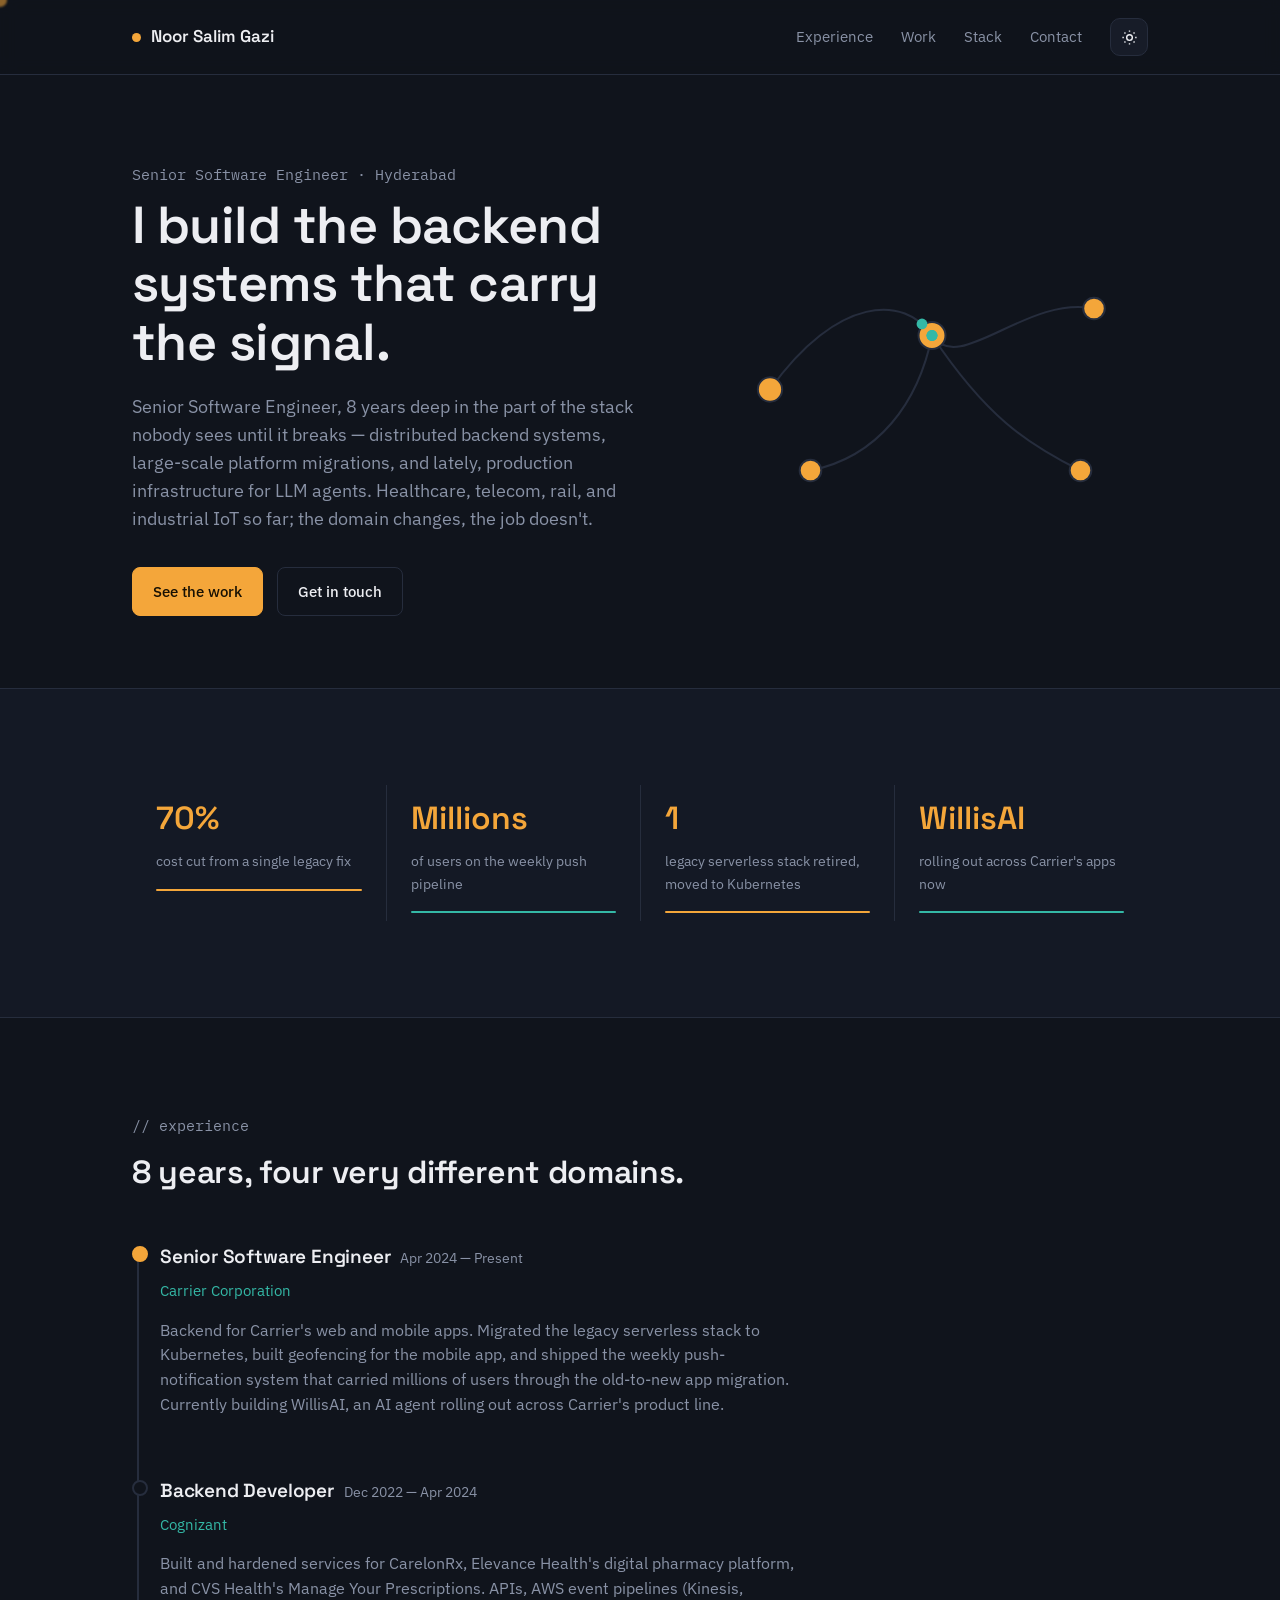
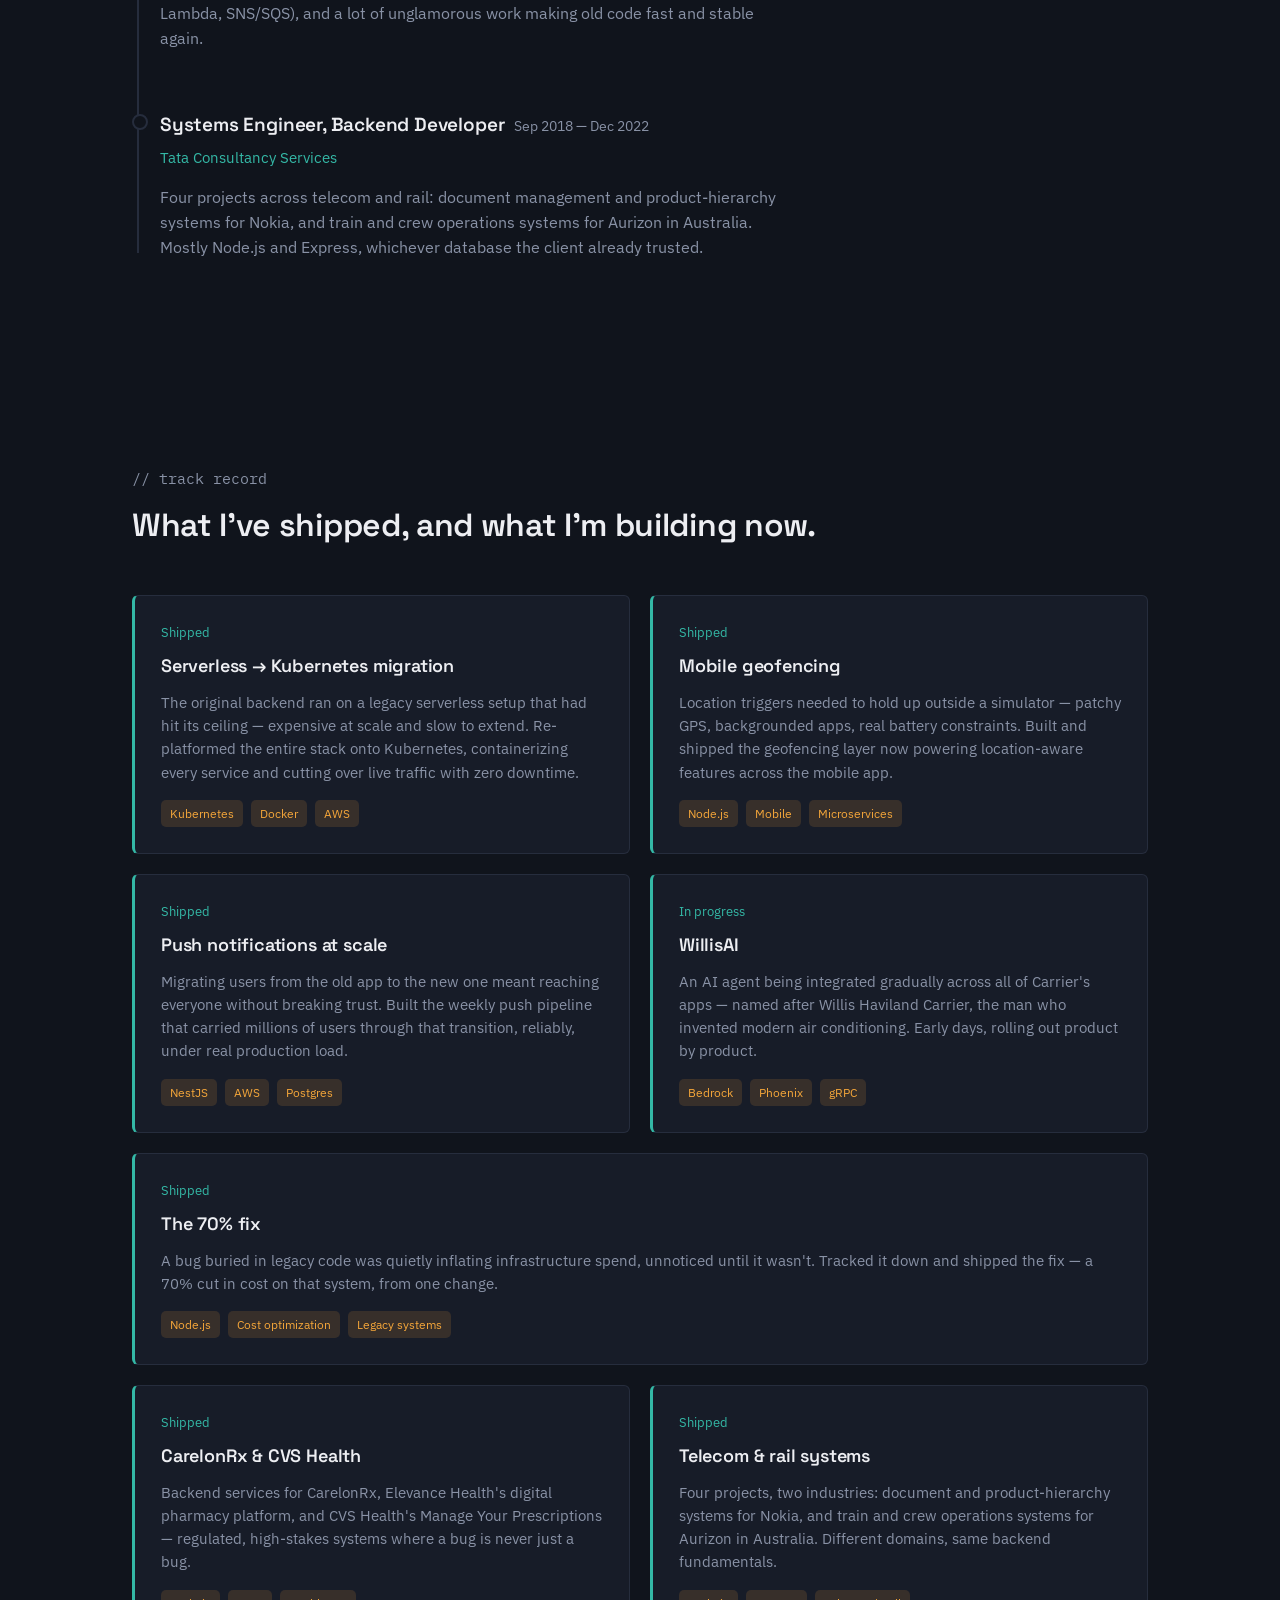
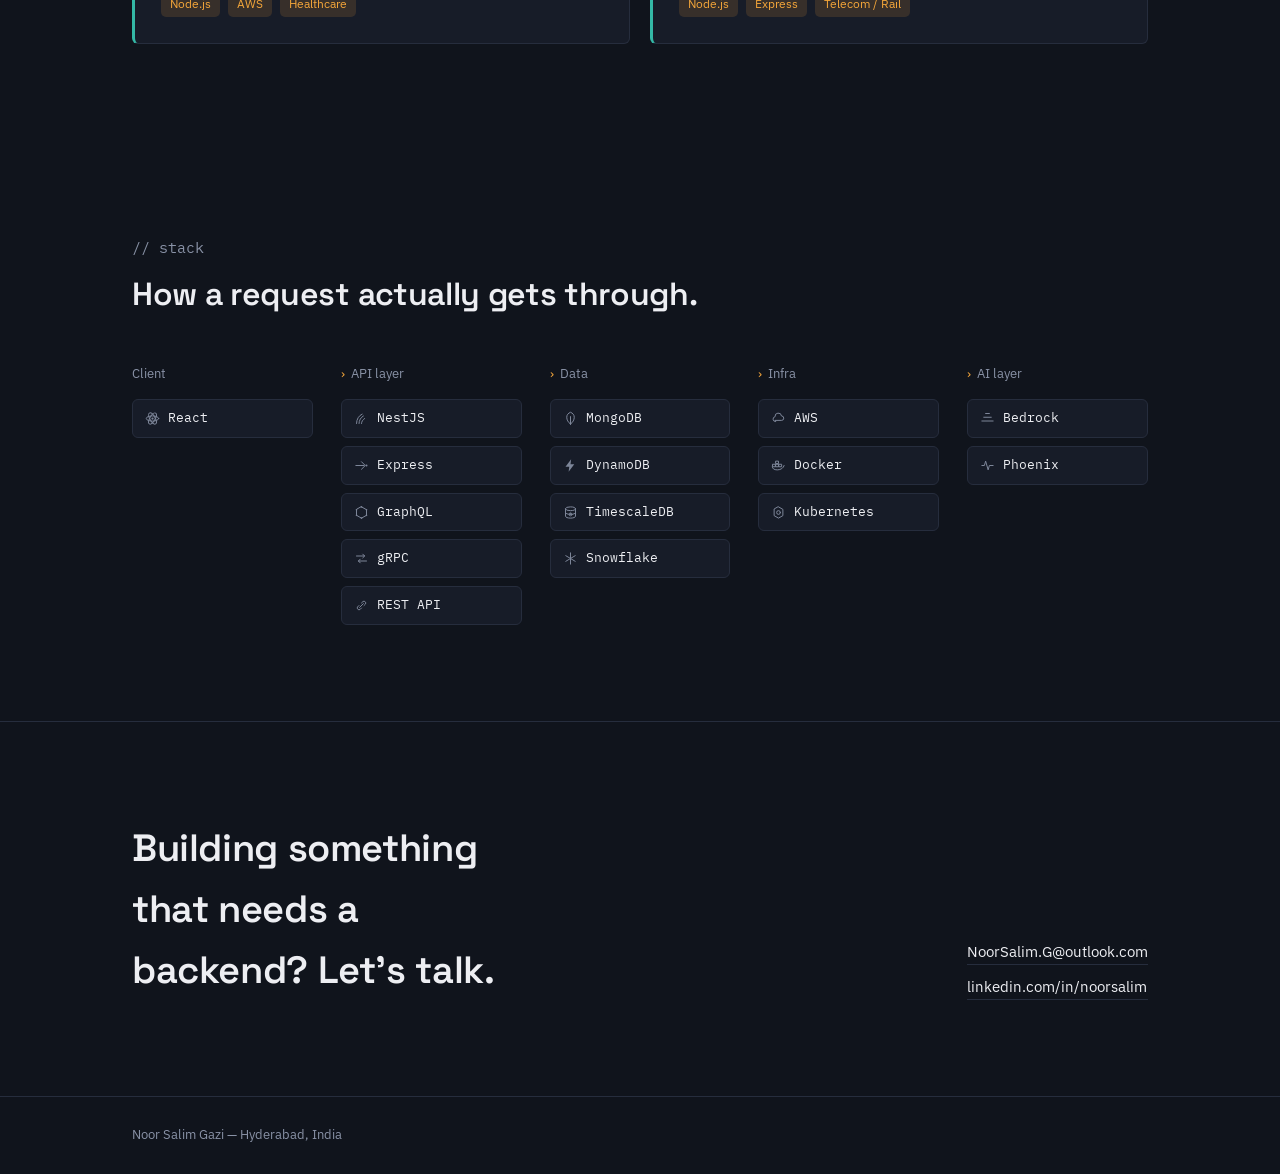
<file: index_claude.html>
<!doctype html>
<html lang="en" data-theme="dark">
  <head>
    <meta charset="UTF-8" />
    <meta name="viewport" content="width=device-width, initial-scale=1.0" />
    <title>Noor Salim Gazi — Senior Software Engineer</title>
    <link rel="preconnect" href="https://fonts.googleapis.com" />
    <link rel="preconnect" href="https://fonts.gstatic.com" crossorigin />
    <link
      href="https://fonts.googleapis.com/css2?family=Space+Grotesk:wght@400;500;600;700&family=IBM+Plex+Sans:wght@400;500;600&family=IBM+Plex+Mono:wght@400;500&display=swap"
      rel="stylesheet"
    />
    <style>
      :root[data-theme="dark"] {
        --bg: #10141c;
        --bg-alt: #141925;
        --surface: #171c28;
        --border: #262d3d;
        --text: #edeef2;
        --text-muted: #8992a6;
        --accent: #f4a63a;
        --accent-soft: rgba(244, 166, 58, 0.14);
        --accent2: #34b8a6;
        --accent2-soft: rgba(52, 184, 166, 0.14);
        --shadow: 0 1px 0 rgba(255, 255, 255, 0.03) inset;
      }
      :root[data-theme="light"] {
        --bg: #f2f3f6;
        --bg-alt: #ffffff;
        --surface: #ffffff;
        --border: #dee1e8;
        --text: #12141c;
        --text-muted: #5a6178;
        --accent: #d97f14;
        --accent-soft: rgba(217, 127, 20, 0.12);
        --accent2: #188a7b;
        --accent2-soft: rgba(24, 138, 123, 0.12);
        --shadow: 0 1px 0 rgba(0, 0, 0, 0.02) inset;
      }
      * {
        box-sizing: border-box;
      }
      html {
        scroll-behavior: smooth;
      }
      body {
        margin: 0;
        background: var(--bg);
        color: var(--text);
        font-family: "IBM Plex Sans", sans-serif;
        font-size: 16px;
        line-height: 1.6;
        transition:
          background 0.35s ease,
          color 0.35s ease;
      }
      h1,
      h2,
      h3 {
        font-family: "Space Grotesk", sans-serif;
        margin: 0;
        letter-spacing: -0.01em;
      }
      .mono {
        font-family: "IBM Plex Mono", monospace;
      }
      a {
        color: inherit;
      }
      .wrap {
        max-width: 1080px;
        margin: 0 auto;
        padding: 0 32px;
      }
      section {
        padding: 96px 0;
      }
      @media (max-width: 640px) {
        section {
          padding: 64px 0;
        }
        .wrap {
          padding: 0 20px;
        }
      }

      /* cursor trail — desktop / hover-capable only, respects reduced motion */
      #trail {
        position: fixed;
        width: 14px;
        height: 14px;
        border-radius: 50%;
        background: var(--accent);
        opacity: 0.55;
        pointer-events: none;
        z-index: 999;
        transform: translate(-50%, -50%);
        filter: blur(1px);
        transition: background 0.35s ease;
      }
      @media (hover: none) {
        #trail {
          display: none;
        }
      }

      /* header */
      header {
        position: sticky;
        top: 0;
        z-index: 50;
        backdrop-filter: blur(8px);
        background: color-mix(in srgb, var(--bg) 82%, transparent);
        border-bottom: 1px solid var(--border);
      }
      header .wrap {
        display: flex;
        align-items: center;
        justify-content: space-between;
        padding-top: 18px;
        padding-bottom: 18px;
      }
      .brand {
        display: flex;
        align-items: center;
        gap: 10px;
        font-family: "Space Grotesk", sans-serif;
        font-weight: 600;
        font-size: 17px;
      }
      .brand .dot {
        width: 9px;
        height: 9px;
        border-radius: 50%;
        background: var(--accent);
      }
      nav {
        display: flex;
        align-items: center;
        gap: 28px;
      }
      nav a {
        text-decoration: none;
        color: var(--text-muted);
        font-size: 14.5px;
      }
      nav a:hover {
        color: var(--text);
      }
      @media (max-width: 640px) {
        nav a {
          display: none;
        }
        nav {
          gap: 12px;
        }
      }
      #themeToggle {
        width: 38px;
        height: 38px;
        border-radius: 10px;
        border: 1px solid var(--border);
        background: var(--surface);
        color: var(--text);
        cursor: pointer;
        display: flex;
        align-items: center;
        justify-content: center;
      }
      #themeToggle svg {
        width: 17px;
        height: 17px;
      }

      /* hero */
      .hero {
        padding-top: 88px;
        padding-bottom: 72px;
      }
      .hero-grid {
        display: grid;
        grid-template-columns: 1.1fr 0.9fr;
        gap: 56px;
        align-items: center;
      }
      @media (max-width: 860px) {
        .hero-grid {
          grid-template-columns: 1fr;
        }
      }
      .hero h1 {
        font-size: clamp(34px, 5vw, 52px);
        font-weight: 600;
        line-height: 1.12;
      }
      .hero p.lede {
        color: var(--text-muted);
        font-size: 17.5px;
        max-width: 46ch;
        margin-top: 22px;
      }
      .hero .ctas {
        display: flex;
        gap: 14px;
        margin-top: 34px;
      }
      .btn {
        font-family: "IBM Plex Sans", sans-serif;
        font-size: 14.5px;
        font-weight: 500;
        padding: 12px 20px;
        border-radius: 8px;
        text-decoration: none;
        display: inline-block;
        border: 1px solid var(--border);
        transition:
          transform 0.15s ease,
          border-color 0.15s ease;
      }
      .btn.primary {
        background: var(--accent);
        border-color: var(--accent);
        color: #181103;
      }
      .btn.ghost {
        background: transparent;
        color: var(--text);
      }
      .btn:hover {
        transform: translateY(-1px);
      }

      /* hero signal graphic */
      .signal-box {
        position: relative;
      }
      .signal-box svg {
        width: 100%;
        height: auto;
        display: block;
      }
      .node {
        fill: var(--surface);
        stroke: var(--border);
        stroke-width: 1.5;
      }
      .node.on {
        fill: var(--accent);
      }
      .node2.on {
        fill: var(--accent2);
      }
      .link {
        stroke: var(--border);
        stroke-width: 1.5;
        fill: none;
      }
      .pulse {
        fill: var(--accent2);
      }
      @media (prefers-reduced-motion: no-preference) {
        .node.seq {
          animation: lightUp 0.6s ease forwards;
        }
      }
      @keyframes lightUp {
        from {
          fill: var(--surface);
        }
        to {
          fill: var(--accent);
        }
      }

      /* impact strip */
      .impact {
        border-top: 1px solid var(--border);
        border-bottom: 1px solid var(--border);
        background: var(--bg-alt);
      }
      .impact-grid {
        display: grid;
        grid-template-columns: repeat(4, 1fr);
        gap: 0;
      }
      @media (max-width: 760px) {
        .impact-grid {
          grid-template-columns: 1fr 1fr;
        }
      }
      .impact-item {
        padding: 8px 24px;
        border-left: 1px solid var(--border);
      }
      .impact-item:first-child {
        border-left: none;
      }
      @media (max-width: 760px) {
        .impact-item {
          border-left: none;
          border-top: 1px solid var(--border);
          padding-top: 24px;
        }
        .impact-item:nth-child(odd) {
          padding-left: 0;
        }
      }
      .impact-item .num {
        font-family: "Space Grotesk", sans-serif;
        font-size: 32px;
        font-weight: 600;
        color: var(--accent);
      }
      .impact-item .lbl {
        color: var(--text-muted);
        font-size: 14px;
        margin-top: 6px;
      }
      .impact-item .meter {
        height: 2px;
        background: var(--border);
        margin-top: 16px;
        border-radius: 2px;
        overflow: hidden;
      }
      .impact-item .meter span {
        display: block;
        height: 100%;
        width: 0%;
        background: var(--accent);
        transition: width 1.1s cubic-bezier(0.16, 0.8, 0.24, 1);
      }
      .impact-item:nth-child(even) .meter span {
        background: var(--accent2);
      }
      .impact.in-view .meter span {
        width: 100%;
      }
      @media (prefers-reduced-motion: reduce) {
        .impact-item .meter span {
          transition: none;
          width: 100%;
        }
      }

      /* section headings */
      .kicker {
        color: var(--text-muted);
        font-size: 14.5px;
        margin-bottom: 10px;
      }
      .section-head {
        margin-bottom: 44px;
      }
      .section-head h2 {
        font-size: clamp(24px, 3.2vw, 32px);
        font-weight: 600;
      }

      /* experience — signal-line timeline (legit sequence) */
      .timeline {
        position: relative;
        padding-left: 28px;
      }
      .timeline::before {
        content: "";
        position: absolute;
        left: 5px;
        top: 6px;
        bottom: 6px;
        width: 2px;
        background: var(--border);
      }
      .timeline::after {
        content: "";
        position: absolute;
        left: 5px;
        top: 6px;
        width: 2px;
        height: var(--tl-progress, 0%);
        background: var(--accent2);
        transition: height 0.15s linear;
      }
      .tl-item {
        position: relative;
        padding-bottom: 44px;
      }
      .tl-item:last-child {
        padding-bottom: 0;
      }
      .tl-item::before {
        content: "";
        position: absolute;
        left: -28px;
        top: 4px;
        width: 12px;
        height: 12px;
        border-radius: 50%;
        background: var(--bg);
        border: 2px solid var(--border);
        transition:
          border-color 0.4s ease,
          background 0.4s ease;
      }
      .tl-item.current::before {
        background: var(--accent);
        border-color: var(--accent);
      }
      .tl-item.lit::before {
        border-color: var(--accent2);
      }
      @media (prefers-reduced-motion: reduce) {
        .timeline::after {
          transition: none;
        }
        .tl-item::before {
          transition: none;
        }
      }
      .tl-role {
        display: flex;
        flex-wrap: wrap;
        align-items: baseline;
        gap: 10px;
        margin-bottom: 6px;
      }
      .tl-role h3 {
        font-size: 19px;
        font-weight: 600;
      }
      .tl-period {
        font-size: 13.5px;
        color: var(--text-muted);
      }
      .tl-org {
        color: var(--accent2);
        font-size: 14.5px;
        margin-bottom: 10px;
      }
      .tl-desc {
        color: var(--text-muted);
        max-width: 64ch;
        font-size: 15.5px;
      }

      /* work grid */
      .work-grid {
        display: grid;
        grid-template-columns: repeat(2, 1fr);
        gap: 20px;
      }
      @media (max-width: 760px) {
        .work-grid {
          grid-template-columns: 1fr;
        }
      }
      .card {
        background: var(--surface);
        border: 1px solid var(--border);
        border-left: 3px solid var(--accent2);
        border-radius: 6px;
        padding: 26px;
        position: relative;
        overflow: hidden;
      }
      .card .status {
        font-size: 12.5px;
        color: var(--accent2);
        margin-bottom: 10px;
      }
      .card h3 {
        font-size: 18px;
        font-weight: 600;
        margin-bottom: 10px;
      }
      .card p {
        color: var(--text-muted);
        font-size: 14.5px;
        margin: 0 0 16px;
      }
      .tags {
        display: flex;
        flex-wrap: wrap;
        gap: 8px;
      }
      .tag {
        font-size: 12px;
        padding: 4px 9px;
        border-radius: 5px;
        background: var(--accent-soft);
        color: var(--accent);
      }
      .ping {
        position: absolute;
        right: 22px;
        top: 22px;
        width: 8px;
        height: 8px;
        border-radius: 50%;
        background: var(--accent2);
        opacity: 0;
      }
      .card:hover .ping {
        animation: ping 0.9s ease;
      }
      .card.wide {
        grid-column: 1 / -1;
      }
      @keyframes ping {
        0% {
          opacity: 0;
          transform: scale(1);
        }
        30% {
          opacity: 1;
        }
        100% {
          opacity: 0;
          transform: scale(3.2);
        }
      }

      /* stack — pipeline groups */
      .pipeline {
        display: grid;
        grid-template-columns: repeat(auto-fit, minmax(160px, 1fr));
        gap: 36px 28px;
      }
      .pipe-stage {
        position: relative;
      }
      .pipe-stage .stage-lbl {
        font-size: 13px;
        color: var(--text-muted);
        margin-bottom: 14px;
      }
      .pipe-stage .stage-lbl::before {
        content: "›";
        color: var(--accent);
        margin-right: 6px;
      }
      .pipe-stage:first-child .stage-lbl::before {
        content: "";
        margin-right: 0;
      }
      .pipe-stage .chips {
        display: flex;
        flex-direction: column;
        gap: 8px;
      }
      .chip {
        font-family: "IBM Plex Mono", monospace;
        font-size: 13px;
        padding: 8px 12px;
        border-radius: 6px;
        background: var(--surface);
        border: 1px solid var(--border);
        display: flex;
        align-items: center;
        gap: 8px;
      }
      .tico {
        width: 15px;
        height: 15px;
        flex: none;
        fill: none;
        stroke: currentColor;
        stroke-width: 1.6;
        stroke-linecap: round;
        stroke-linejoin: round;
        color: var(--text-muted);
        opacity: 0.9;
      }
      .tico-fill {
        fill: currentColor;
        stroke: none;
      }

      /* contact */
      .contact {
        border-top: 1px solid var(--border);
      }
      .contact-grid {
        display: flex;
        justify-content: space-between;
        align-items: flex-end;
        flex-wrap: wrap;
        gap: 24px;
      }
      .contact h2 {
        font-size: clamp(26px, 4vw, 38px);
        max-width: 16ch;
        font-weight: 600;
      }
      .contact-links {
        display: flex;
        flex-direction: column;
        gap: 10px;
        font-size: 15px;
      }
      .contact-links a {
        text-decoration: none;
        border-bottom: 1px solid var(--border);
      }
      footer {
        padding: 28px 0;
        border-top: 1px solid var(--border);
        color: var(--text-muted);
        font-size: 13px;
      }
    </style>
  </head>
  <body>
    <div id="trail"></div>

    <header>
      <div class="wrap">
        <div class="brand"><span class="dot"></span>Noor Salim Gazi</div>
        <nav>
          <a href="#experience">Experience</a>
          <a href="#work">Work</a>
          <a href="#stack">Stack</a>
          <a href="#contact">Contact</a>
          <button id="themeToggle" aria-label="Toggle color theme">
            <svg
              id="iconSun"
              viewBox="0 0 24 24"
              fill="none"
              stroke="currentColor"
              stroke-width="2"
            >
              <circle cx="12" cy="12" r="4" />
              <path
                d="M12 2v2M12 20v2M4.9 4.9l1.4 1.4M17.7 17.7l1.4 1.4M2 12h2M20 12h2M4.9 19.1l1.4-1.4M17.7 6.3l1.4-1.4"
              />
            </svg>
          </button>
        </nav>
      </div>
    </header>

    <main>
      <section class="hero">
        <div class="wrap hero-grid">
          <div>
            <div class="kicker mono">Senior Software Engineer · Hyderabad</div>
            <h1>I build the backend systems that carry the signal.</h1>
            <p class="lede">
              Senior Software Engineer, <span class="exp-years">8</span> years
              deep in the part of the stack nobody sees until it breaks —
              distributed backend systems, large-scale platform migrations, and
              lately, production infrastructure for LLM agents. Healthcare,
              telecom, rail, and industrial IoT so far; the domain changes, the
              job doesn't.
            </p>
            <div class="ctas">
              <a class="btn primary" href="#work">See the work</a>
              <a class="btn ghost" href="#contact">Get in touch</a>
            </div>
          </div>
          <div class="signal-box">
            <svg viewBox="0 0 320 260" xmlns="http://www.w3.org/2000/svg">
              <path class="link" d="M40 130 C 90 60, 140 60, 160 90" />
              <path class="link" d="M160 90 C 180 120, 230 60, 280 70" />
              <path class="link" d="M160 90 C 150 140, 120 180, 70 190" />
              <path class="link" d="M160 90 C 200 150, 230 170, 270 190" />
              <circle
                class="node seq"
                cx="40"
                cy="130"
                r="9"
                style="animation-delay: 0.1s"
              />
              <circle
                class="node seq"
                cx="160"
                cy="90"
                r="10"
                style="animation-delay: 0.5s"
              />
              <circle
                class="node seq node2"
                cx="280"
                cy="70"
                r="8"
                style="animation-delay: 0.9s"
              />
              <circle
                class="node seq"
                cx="70"
                cy="190"
                r="8"
                style="animation-delay: 1.1s"
              />
              <circle
                class="node seq node2"
                cx="270"
                cy="190"
                r="8"
                style="animation-delay: 1.3s"
              />
              <circle class="pulse" r="4">
                <animateMotion
                  dur="7s"
                  repeatCount="indefinite"
                  calcMode="linear"
                  keyTimes="0;0.25;1"
                  keyPoints="0;1;1"
                  path="M40 130 C 90 60, 140 60, 160 90"
                />
              </circle>
              <circle class="pulse" r="4">
                <animateMotion
                  dur="7s"
                  repeatCount="indefinite"
                  calcMode="linear"
                  keyTimes="0;0.25;0.65;1"
                  keyPoints="0;0;1;1"
                  path="M160 90 C 180 120, 230 60, 280 70"
                />
              </circle>
              <circle class="pulse" r="4">
                <animateMotion
                  dur="7s"
                  repeatCount="indefinite"
                  calcMode="linear"
                  keyTimes="0;0.25;0.65;1"
                  keyPoints="0;0;1;1"
                  path="M160 90 C 150 140, 120 180, 70 190"
                />
              </circle>
              <circle class="pulse" r="4">
                <animateMotion
                  dur="7s"
                  repeatCount="indefinite"
                  calcMode="linear"
                  keyTimes="0;0.25;0.65;1"
                  keyPoints="0;0;1;1"
                  path="M160 90 C 200 150, 230 170, 270 190"
                />
              </circle>
            </svg>
          </div>
        </div>
      </section>

      <section class="impact">
        <div class="wrap impact-grid">
          <div class="impact-item">
            <div class="num">70%</div>
            <div class="lbl">cost cut from a single legacy fix</div>
            <div class="meter"><span></span></div>
          </div>
          <div class="impact-item">
            <div class="num">Millions</div>
            <div class="lbl">of users on the weekly push pipeline</div>
            <div class="meter"><span></span></div>
          </div>
          <div class="impact-item">
            <div class="num">1</div>
            <div class="lbl">
              legacy serverless stack retired, moved to Kubernetes
            </div>
            <div class="meter"><span></span></div>
          </div>
          <div class="impact-item">
            <div class="num">WillisAI</div>
            <div class="lbl">rolling out across Carrier's apps now</div>
            <div class="meter"><span></span></div>
          </div>
        </div>
      </section>

      <section id="experience">
        <div class="wrap">
          <div class="section-head">
            <div class="kicker mono">// experience</div>
            <h2>
              <span class="exp-years">8</span> years, four very different
              domains.
            </h2>
          </div>
          <div class="timeline">
            <div class="tl-item current">
              <div class="tl-role">
                <h3>Senior Software Engineer</h3>
                <span class="tl-period">Apr 2024 — Present</span>
              </div>
              <div class="tl-org">Carrier Corporation</div>
              <p class="tl-desc">
                Backend for Carrier's web and mobile apps. Migrated the legacy
                serverless stack to Kubernetes, built geofencing for the mobile
                app, and shipped the weekly push-notification system that
                carried millions of users through the old-to-new app migration.
                Currently building WillisAI, an AI agent rolling out across
                Carrier's product line.
              </p>
            </div>
            <div class="tl-item">
              <div class="tl-role">
                <h3>Backend Developer</h3>
                <span class="tl-period">Dec 2022 — Apr 2024</span>
              </div>
              <div class="tl-org">Cognizant</div>
              <p class="tl-desc">
                Built and hardened services for CarelonRx, Elevance Health's
                digital pharmacy platform, and CVS Health's Manage Your
                Prescriptions. APIs, AWS event pipelines (Kinesis, Lambda,
                SNS/SQS), and a lot of unglamorous work making old code fast and
                stable again.
              </p>
            </div>
            <div class="tl-item">
              <div class="tl-role">
                <h3>Systems Engineer, Backend Developer</h3>
                <span class="tl-period">Sep 2018 — Dec 2022</span>
              </div>
              <div class="tl-org">Tata Consultancy Services</div>
              <p class="tl-desc">
                Four projects across telecom and rail: document management and
                product-hierarchy systems for Nokia, and train and crew
                operations systems for Aurizon in Australia. Mostly Node.js and
                Express, whichever database the client already trusted.
              </p>
            </div>
          </div>
        </div>
      </section>

      <section id="work">
        <div class="wrap">
          <div class="section-head">
            <div class="kicker mono">// track record</div>
            <h2>What I've shipped, and what I'm building now.</h2>
          </div>
          <div class="work-grid">
            <div class="card">
              <span class="ping"></span>
              <div class="status">Shipped</div>
              <h3>Serverless → Kubernetes migration</h3>
              <p>
                The original backend ran on a legacy serverless setup that had
                hit its ceiling — expensive at scale and slow to extend.
                Re-platformed the entire stack onto Kubernetes, containerizing
                every service and cutting over live traffic with zero downtime.
              </p>
              <div class="tags">
                <span class="tag">Kubernetes</span
                ><span class="tag">Docker</span><span class="tag">AWS</span>
              </div>
            </div>
            <div class="card">
              <span class="ping"></span>
              <div class="status">Shipped</div>
              <h3>Mobile geofencing</h3>
              <p>
                Location triggers needed to hold up outside a simulator — patchy
                GPS, backgrounded apps, real battery constraints. Built and
                shipped the geofencing layer now powering location-aware
                features across the mobile app.
              </p>
              <div class="tags">
                <span class="tag">Node.js</span><span class="tag">Mobile</span
                ><span class="tag">Microservices</span>
              </div>
            </div>
            <div class="card">
              <span class="ping"></span>
              <div class="status">Shipped</div>
              <h3>Push notifications at scale</h3>
              <p>
                Migrating users from the old app to the new one meant reaching
                everyone without breaking trust. Built the weekly push pipeline
                that carried millions of users through that transition,
                reliably, under real production load.
              </p>
              <div class="tags">
                <span class="tag">NestJS</span><span class="tag">AWS</span
                ><span class="tag">Postgres</span>
              </div>
            </div>
            <div class="card">
              <span class="ping"></span>
              <div class="status">In progress</div>
              <h3>WillisAI</h3>
              <p>
                An AI agent being integrated gradually across all of Carrier's
                apps — named after Willis Haviland Carrier, the man who invented
                modern air conditioning. Early days, rolling out product by
                product.
              </p>
              <div class="tags">
                <span class="tag">Bedrock</span><span class="tag">Phoenix</span
                ><span class="tag">gRPC</span>
              </div>
            </div>
            <div class="card wide">
              <span class="ping"></span>
              <div class="status">Shipped</div>
              <h3>The 70% fix</h3>
              <p>
                A bug buried in legacy code was quietly inflating infrastructure
                spend, unnoticed until it wasn't. Tracked it down and shipped
                the fix — a 70% cut in cost on that system, from one change.
              </p>
              <div class="tags">
                <span class="tag">Node.js</span
                ><span class="tag">Cost optimization</span
                ><span class="tag">Legacy systems</span>
              </div>
            </div>
            <div class="card">
              <span class="ping"></span>
              <div class="status">Shipped</div>
              <h3>CarelonRx & CVS Health</h3>
              <p>
                Backend services for CarelonRx, Elevance Health's digital
                pharmacy platform, and CVS Health's Manage Your Prescriptions —
                regulated, high-stakes systems where a bug is never just a bug.
              </p>
              <div class="tags">
                <span class="tag">Node.js</span><span class="tag">AWS</span
                ><span class="tag">Healthcare</span>
              </div>
            </div>
            <div class="card">
              <span class="ping"></span>
              <div class="status">Shipped</div>
              <h3>Telecom & rail systems</h3>
              <p>
                Four projects, two industries: document and product-hierarchy
                systems for Nokia, and train and crew operations systems for
                Aurizon in Australia. Different domains, same backend
                fundamentals.
              </p>
              <div class="tags">
                <span class="tag">Node.js</span><span class="tag">Express</span
                ><span class="tag">Telecom / Rail</span>
              </div>
            </div>
          </div>
        </div>
      </section>

      <section id="stack">
        <div class="wrap">
          <div class="section-head">
            <div class="kicker mono">// stack</div>
            <h2>How a request actually gets through.</h2>
          </div>
          <div class="pipeline">
            <div class="pipe-stage">
              <div class="stage-lbl">Client</div>
              <div class="chips">
                <span class="chip"
                  ><svg class="tico" viewBox="0 0 24 24">
                    <circle
                      cx="12"
                      cy="12"
                      r="1.8"
                      fill="currentColor"
                      stroke="none"
                    />
                    <ellipse cx="12" cy="12" rx="10" ry="4.2" />
                    <ellipse
                      cx="12"
                      cy="12"
                      rx="10"
                      ry="4.2"
                      transform="rotate(60 12 12)"
                    />
                    <ellipse
                      cx="12"
                      cy="12"
                      rx="10"
                      ry="4.2"
                      transform="rotate(120 12 12)"
                    /></svg
                  >React</span
                >
              </div>
            </div>
            <div class="pipe-stage">
              <div class="stage-lbl">API layer</div>
              <div class="chips">
                <span class="chip"
                  ><svg class="tico" viewBox="0 0 24 24">
                    <path d="M4 20c0-7 4-13 9-15" />
                    <path d="M8 20c0-5 3-10 7-12" />
                    <path d="M12 20c0-3 2-6 5-8" /></svg
                  >NestJS</span
                >
                <span class="chip"
                  ><svg class="tico" viewBox="0 0 24 24">
                    <path d="M3 12h13" />
                    <path d="M12 6l6 6-6 6" />
                    <circle
                      cx="20"
                      cy="12"
                      r="1.6"
                      fill="currentColor"
                      stroke="none"
                    /></svg
                  >Express</span
                >
                <span class="chip"
                  ><svg class="tico" viewBox="0 0 24 24">
                    <polygon points="12,3 20,7.5 20,16.5 12,21 4,16.5 4,7.5" />
                    <circle
                      cx="12"
                      cy="3"
                      r="1.3"
                      fill="currentColor"
                      stroke="none"
                    />
                    <circle
                      cx="20"
                      cy="7.5"
                      r="1.3"
                      fill="currentColor"
                      stroke="none"
                    />
                    <circle
                      cx="20"
                      cy="16.5"
                      r="1.3"
                      fill="currentColor"
                      stroke="none"
                    />
                    <circle
                      cx="12"
                      cy="21"
                      r="1.3"
                      fill="currentColor"
                      stroke="none"
                    />
                    <circle
                      cx="4"
                      cy="16.5"
                      r="1.3"
                      fill="currentColor"
                      stroke="none"
                    />
                    <circle
                      cx="4"
                      cy="7.5"
                      r="1.3"
                      fill="currentColor"
                      stroke="none"
                    /></svg
                  >GraphQL</span
                >
                <span class="chip"
                  ><svg class="tico" viewBox="0 0 24 24">
                    <path d="M4 8h13" />
                    <path d="M14 5l3 3-3 3" />
                    <path d="M20 16H7" />
                    <path d="M10 13l-3 3 3 3" /></svg
                  >gRPC</span
                >
                <span class="chip"
                  ><svg class="tico" viewBox="0 0 24 24">
                    <path d="M9 15l6-6" />
                    <path d="M8 12L5.5 14.5a3 3 0 004 4L12 16" />
                    <path d="M16 12l2.5-2.5a3 3 0 00-4-4L12 8" /></svg
                  >REST API</span
                >
              </div>
            </div>
            <div class="pipe-stage">
              <div class="stage-lbl">Data</div>
              <div class="chips">
                <span class="chip"
                  ><svg class="tico" viewBox="0 0 24 24">
                    <path
                      d="M12 21c-4-3-6-7-6-11 0-4 2.5-6.5 6-8 3.5 1.5 6 4 6 8 0 4-2 8-6 11z"
                    />
                    <path d="M12 21V9" /></svg
                  >MongoDB</span
                >
                <span class="chip"
                  ><svg class="tico tico-fill" viewBox="0 0 24 24">
                    <path d="M13 2L4 14h6l-1 8 9-12h-6l1-8z" /></svg
                  >DynamoDB</span
                >
                <span class="chip"
                  ><svg class="tico" viewBox="0 0 24 24">
                    <ellipse cx="12" cy="6" rx="8" ry="3" />
                    <path d="M4 6v6c0 1.7 3.6 3 8 3s8-1.3 8-3V6" />
                    <path d="M4 12v6c0 1.7 3.6 3 8 3s8-1.3 8-3v-6" />
                    <circle cx="12" cy="15" r="2.3" />
                    <path d="M12 13.9v1.1l.8.6" /></svg
                  >TimescaleDB</span
                >
                <span class="chip"
                  ><svg class="tico" viewBox="0 0 24 24">
                    <path d="M12 3v18M4.5 7.5l15 9M19.5 7.5l-15 9" /></svg
                  >Snowflake</span
                >
              </div>
            </div>
            <div class="pipe-stage">
              <div class="stage-lbl">Infra</div>
              <div class="chips">
                <span class="chip"
                  ><svg class="tico" viewBox="0 0 24 24">
                    <path
                      d="M7 17a4 4 0 01-.5-7.9A5 5 0 0116.8 8 3.5 3.5 0 0117 15H7z"
                    /></svg
                  >AWS</span
                >
                <span class="chip"
                  ><svg class="tico" viewBox="0 0 24 24">
                    <rect x="3" y="10" width="4" height="4" />
                    <rect x="8" y="10" width="4" height="4" />
                    <rect x="13" y="10" width="4" height="4" />
                    <rect x="8" y="5" width="4" height="4" />
                    <path d="M2 14c0 3 3 5 8 5 6 0 10-3 11-7" /></svg
                  >Docker</span
                >
                <span class="chip"
                  ><svg class="tico" viewBox="0 0 24 24">
                    <polygon points="12,3 19,7 19,17 12,21 5,17 5,7" />
                    <circle cx="12" cy="12" r="3" /></svg
                  >Kubernetes</span
                >
              </div>
            </div>
            <div class="pipe-stage">
              <div class="stage-lbl">AI layer</div>
              <div class="chips">
                <span class="chip"
                  ><svg class="tico" viewBox="0 0 24 24">
                    <path d="M9 4h6" />
                    <path d="M6 10h12" />
                    <path d="M3 16h18" /></svg
                  >Bedrock</span
                >
                <span class="chip"
                  ><svg class="tico" viewBox="0 0 24 24">
                    <path d="M3 12h4l2-7 4 14 2-7h6" /></svg
                  >Phoenix</span
                >
              </div>
            </div>
          </div>
        </div>
      </section>
    </main>

    <section class="contact" id="contact">
      <div class="wrap contact-grid">
        <h2>Building something that needs a backend? Let's talk.</h2>
        <div class="contact-links">
          <a href="mailto:NoorSalim.G@outlook.com">NoorSalim.G@outlook.com</a>
          <a
            href="https://www.linkedin.com/in/noorsalim/"
            target="_blank"
            rel="noopener"
            >linkedin.com/in/noorsalim</a
          >
        </div>
      </div>
    </section>

    <footer>
      <div class="wrap">Noor Salim Gazi — Hyderabad, India</div>
    </footer>

    <script>
      // timeline signal — progress line grows and passed nodes light up while scrolling
      const timelineEl = document.querySelector(".timeline");
      if (timelineEl) {
        const tlItems = Array.from(timelineEl.querySelectorAll(".tl-item"));
        let ticking = false;
        function updateTimeline() {
          const rect = timelineEl.getBoundingClientRect();
          const total = rect.height;
          const ref = window.innerHeight * 0.6;
          let filled = ref - rect.top;
          filled = Math.max(0, Math.min(total, filled));
          const pct = total > 0 ? (filled / total) * 100 : 0;
          timelineEl.style.setProperty("--tl-progress", pct + "%");
          tlItems.forEach((item) => {
            if (item.classList.contains("current")) return;
            item.classList.toggle("lit", item.offsetTop <= filled);
          });
          ticking = false;
        }
        window.addEventListener(
          "scroll",
          () => {
            if (!ticking) {
              requestAnimationFrame(updateTimeline);
              ticking = true;
            }
          },
          { passive: true },
        );
        window.addEventListener("resize", updateTimeline);
        updateTimeline();
      }

      // impact meters — fill in once when the strip scrolls into view
      const impactSection = document.querySelector(".impact");
      if (impactSection) {
        const io = new IntersectionObserver(
          (entries) => {
            entries.forEach((entry) => {
              if (entry.isIntersecting) {
                impactSection.classList.add("in-view");
                io.unobserve(impactSection);
              }
            });
          },
          { threshold: 0.35 },
        );
        io.observe(impactSection);
      }

      // years of experience — computed live from career start, never goes stale
      (function () {
        const start = new Date("2018-09-01");
        const now = new Date();
        let years = now.getFullYear() - start.getFullYear();
        const beforeAnniversary =
          now.getMonth() < start.getMonth() ||
          (now.getMonth() === start.getMonth() &&
            now.getDate() < start.getDate());
        if (beforeAnniversary) years -= 1;
        document.querySelectorAll(".exp-years").forEach((el) => {
          el.textContent = years;
        });
      })();

      // theme toggle
      const root = document.documentElement;
      const toggle = document.getElementById("themeToggle");
      toggle.addEventListener("click", () => {
        const next =
          root.getAttribute("data-theme") === "dark" ? "light" : "dark";
        root.setAttribute("data-theme", next);
      });

      // cursor trail — desktop/hover-capable, respects reduced motion
      const trail = document.getElementById("trail");
      const canHover = window.matchMedia("(hover:hover)").matches;
      const reduced = window.matchMedia(
        "(prefers-reduced-motion: reduce)",
      ).matches;
      if (canHover && !reduced) {
        let tx = 0,
          ty = 0,
          mx = 0,
          my = 0;
        window.addEventListener("mousemove", (e) => {
          mx = e.clientX;
          my = e.clientY;
        });
        (function loop() {
          tx += (mx - tx) * 0.15;
          ty += (my - ty) * 0.15;
          trail.style.left = tx + "px";
          trail.style.top = ty + "px";
          requestAnimationFrame(loop);
        })();
      } else {
        trail.style.display = "none";
      }
    </script>
  </body>
</html>
</file>
